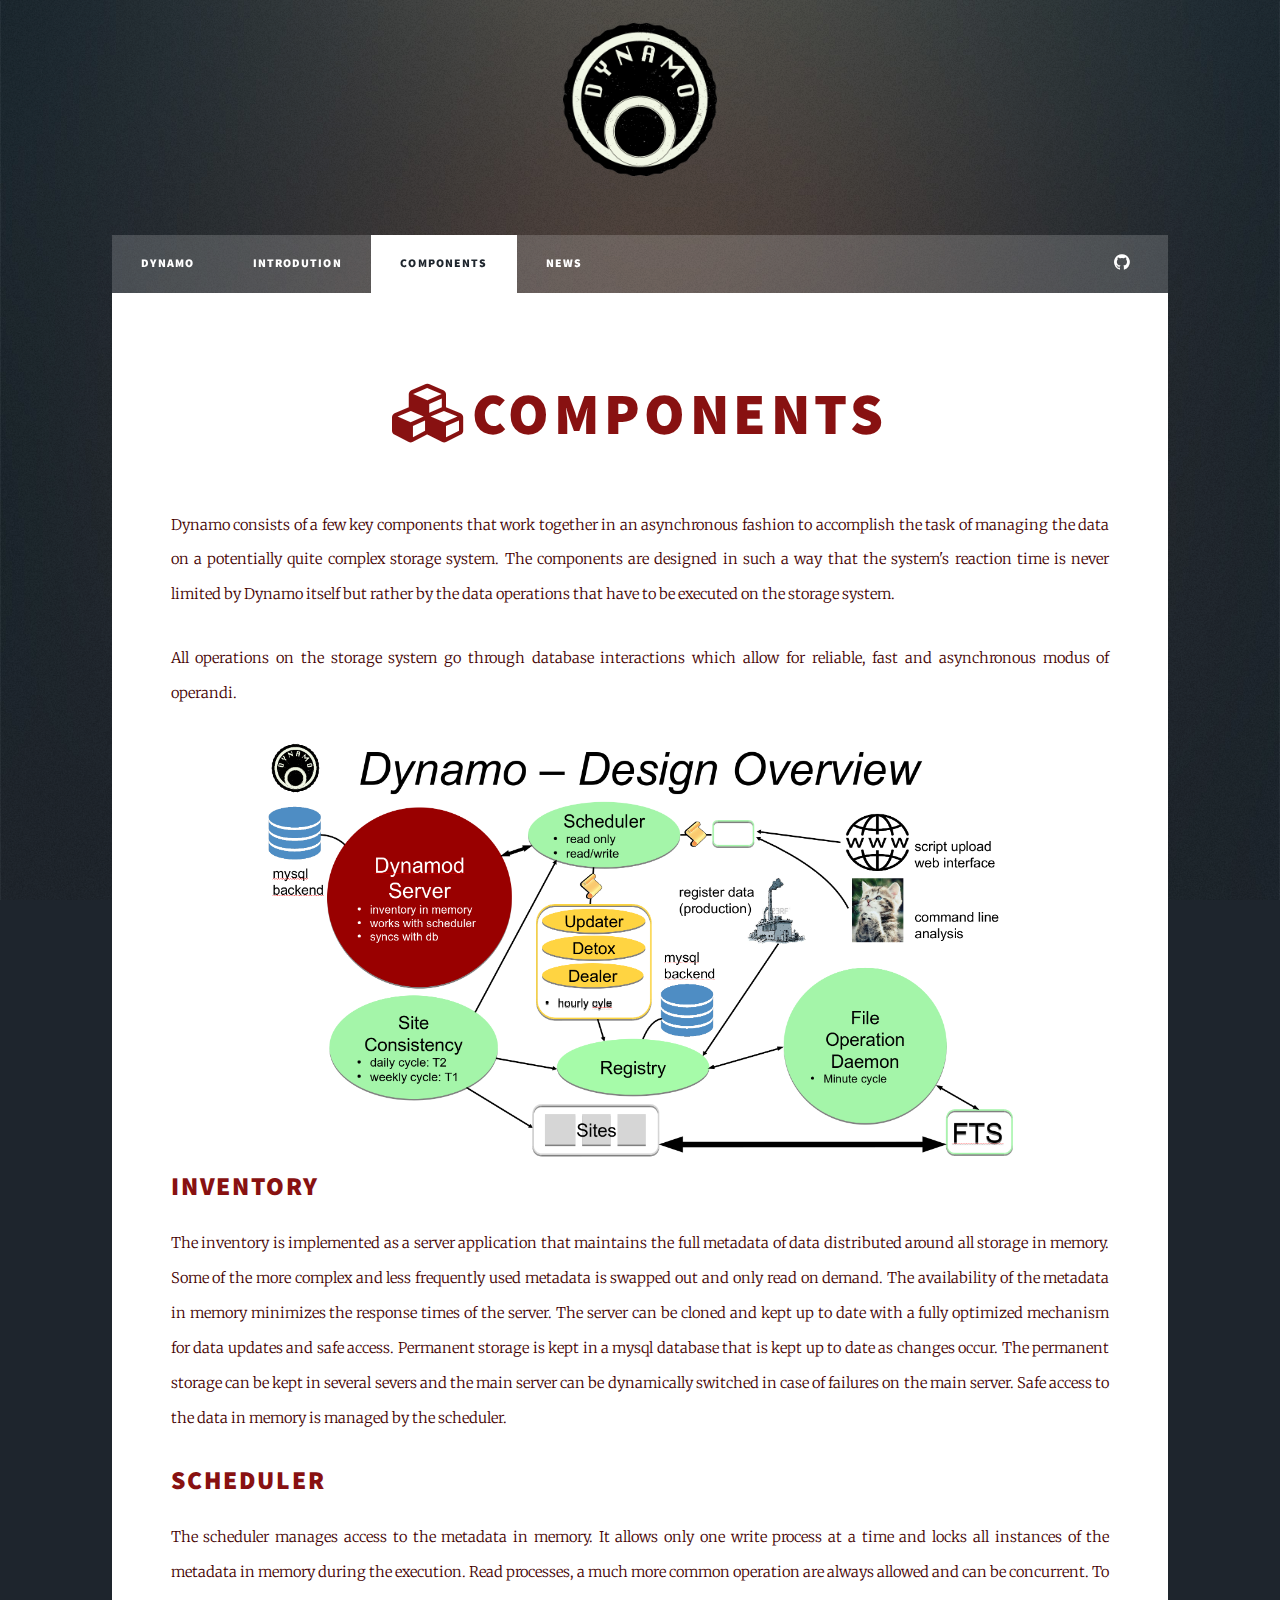
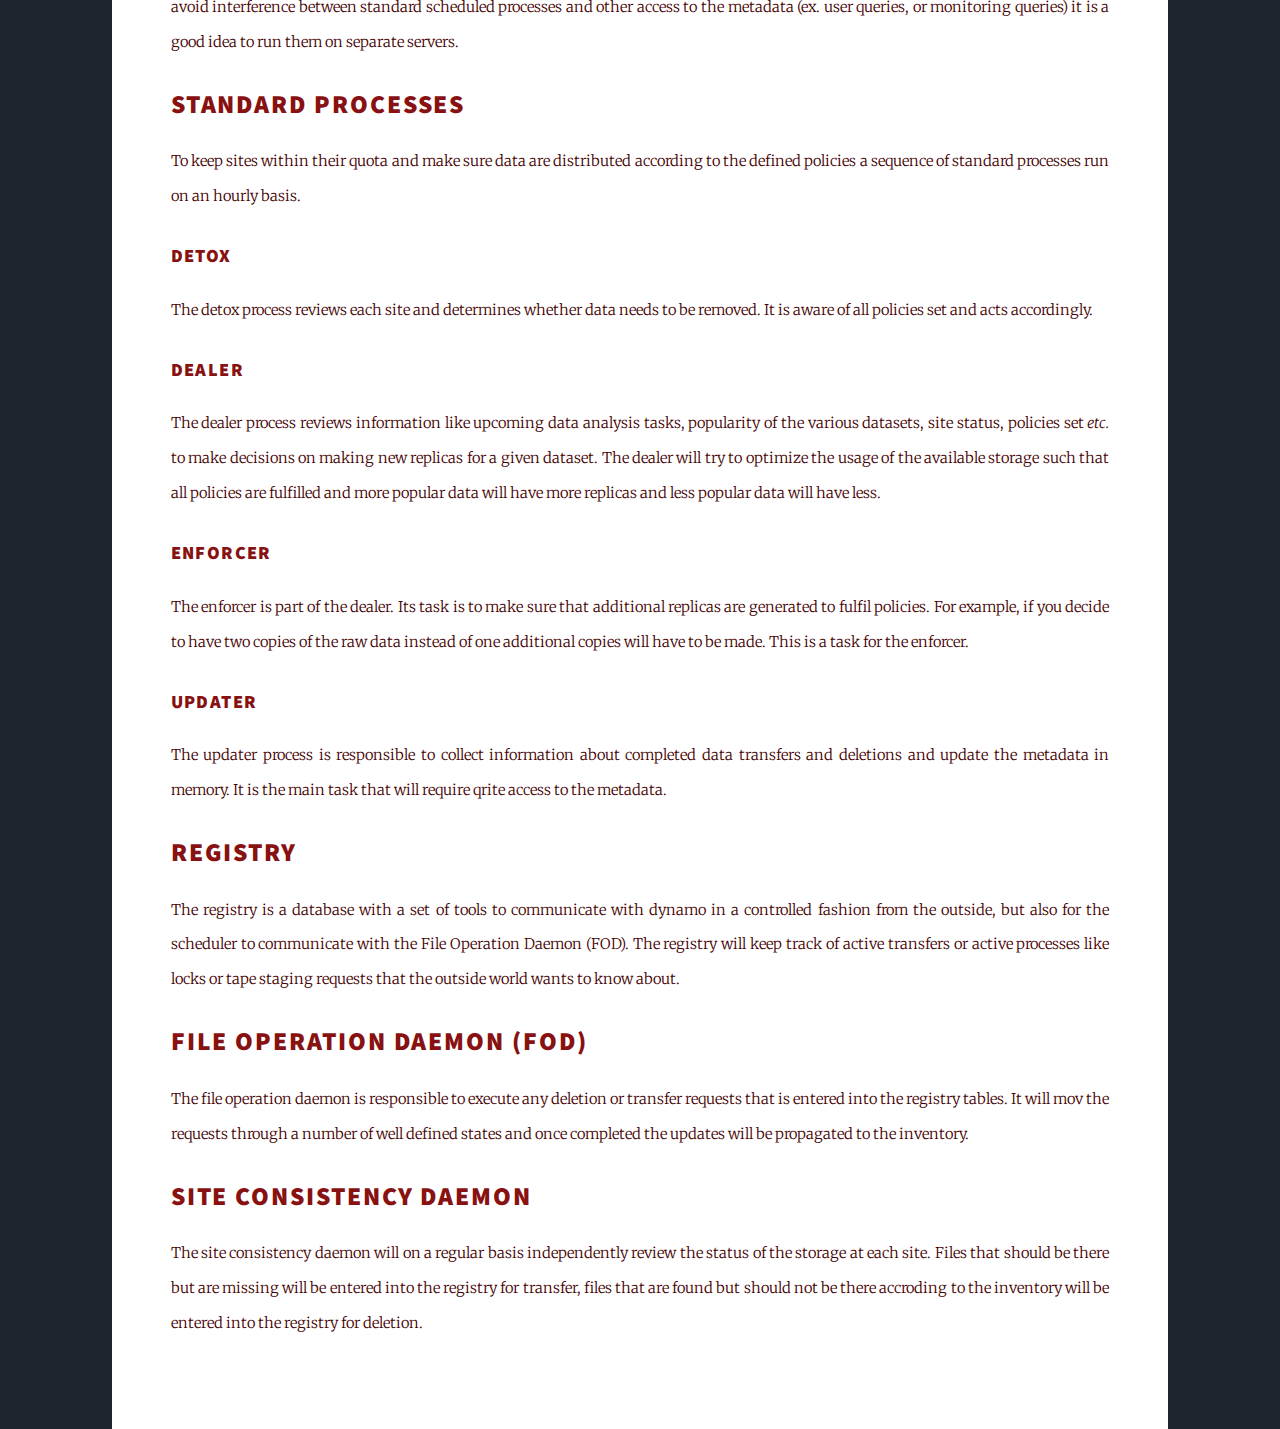
<file: components.html>
<!DOCTYPE HTML>
<html>
  <!-- Scripts -->
  <script src="assets/js/jquery.min.js"></script>
  <script src="assets/js/jquery.scrollex.min.js"></script>
  <script src="assets/js/jquery.scrolly.min.js"></script>
  <script src="assets/js/skel.min.js"></script>
  <script src="assets/js/util.js"></script>
  <script src="assets/js/main.js"></script>
  <head>
    <title>Components</title>
    <meta charset="utf-8" />
    <meta name="viewport" content="width=device-width, initial-scale=1, user-scalable=no" />
    <link rel="stylesheet" href="assets/css/main.css" />
    <noscript><link rel="stylesheet" href="assets/css/noscript.css" /></noscript>
  </head>
  <body class="is-loading">
    
    <!-- Wrapper -->
    <div id="wrapper">
      
      <!-- Header -->
      <header id="header">
	<img id="logoImg" src="images/dynamo.jpg" width="12%"/>
	<!-- <a href="index.html" class="logo">Dynamo</a> -->
      </header>
      
      <!-- Nav -->
      <nav id="nav">
	<ul class="links">
	  <li><a href="index.html">Dynamo</a></li>
	  <li><a href="introduction.html">Introdution</a></li>
	  <li class="active"><a href="components.html">Components</a></li>
	  <li><a href="news.html">News</a></li>
	</ul>
	<ul class="icons">
	  <li><a href="#" class="icon fa-github"><span class="label">GitHub</span></a></li>
	</ul>
      </nav>
      
      <!-- Main -->
      <div id="main">
	
	<!-- Post -->
	<section class="post">
	  <header class="major">
	    <h1 class="icon fa-cubes">Components</h1>
	  </header>
	  
	  <!-- Text stuff -->
	  <p>Dynamo consists of a few key components that work together in an asynchronous fashion to accomplish the task of managing the data on a potentially quite complex storage system. The components are designed in such a way that the system's reaction time is never limited by Dynamo itself but rather by the data operations that have to be executed on the storage system.</p>
	  <p>All operations on the storage system go through database interactions which allow for reliable, fast and asynchronous modus of operandi.</p>
	  
	  <center>
	    <a href="#" class="image"><img src="images/dynamo-design.png" width="80%" alt="" /></a>
	  </center>

	  <h2>Inventory</h2>
	  <p>The inventory is implemented as a server application that maintains the full metadata of data distributed around all storage in memory. Some of the more complex and less frequently used metadata is swapped out and only read on demand. The availability of the metadata in memory minimizes the response times of the server. The server can be cloned and kept up to date with a fully optimized mechanism for data updates and safe access. Permanent storage is kept in a mysql database that is kept up to date as changes occur. The permanent storage can be kept in several severs and the main server can be dynamically switched in case of failures on the main server. Safe access to the data in memory is managed by the scheduler.</p>
	  <h2>Scheduler</h2>
	  <p> The scheduler manages access to the metadata in memory. It allows only one write process at a time and locks all instances of the metadata in memory during the execution. Read processes, a much more common operation are always allowed and can be concurrent. To avoid interference between standard scheduled processes and other access to the metadata (ex. user queries, or monitoring queries) it is a good idea to run them on separate servers.</p>
	  <h2>Standard Processes</h2>
	  <p>To keep sites within their quota and make sure data are distributed according to the defined policies a sequence of standard processes run on an hourly basis.</p>
	  <h3>Detox</h3>
	  <p>The detox process reviews each site and determines whether data needs to be removed. It is aware of all policies set and acts accordingly.</p>
	  <h3>Dealer</h3>
	  <p>The dealer process reviews information like upcoming data analysis tasks, popularity of the various datasets, site status, policies set <em>etc.</em> to make decisions on making new replicas for a given dataset. The dealer will try to optimize the usage of the available storage such that all policies are fulfilled and more popular data will have more replicas and less popular data will have less.</p>
	  <h3>Enforcer</h3>
	  <p>The enforcer is part of the dealer. Its task is to make sure that additional replicas are generated to fulfil policies. For example, if you decide to have two copies of the raw data instead of one additional copies will have to be made. This is a task for the enforcer.</p>
	  <h3>Updater</h3>
	  <p>The updater process is responsible to collect information about completed data transfers and deletions and update the metadata in memory. It is the main task that will require qrite access to the metadata.</p>
	  <h2>Registry</h2>
	  <p>The registry is a database with a set of tools to communicate with dynamo in a controlled fashion from the outside, but also for the scheduler to communicate with the File Operation Daemon (FOD). The registry will keep track of active transfers or active processes like locks or tape staging requests that the outside world wants to know about.</p>
	  <h2>File Operation Daemon (FOD)</h2>
	  <p>The file operation daemon is responsible to execute any deletion or transfer requests that is entered into the registry tables. It will mov the requests through a number of well defined states and once completed the updates will be propagated to the inventory.</p>
	  <h2>Site Consistency Daemon</h2>
	  <p>The site consistency daemon will on a regular basis independently review the status of the storage at each site. Files that should be there but are missing will be entered into the registry for transfer, files that are found but should not be there accroding to the inventory will be entered into the registry for deletion.</p>

      </div>

    </div>
   
  </body>
</html>
</file>
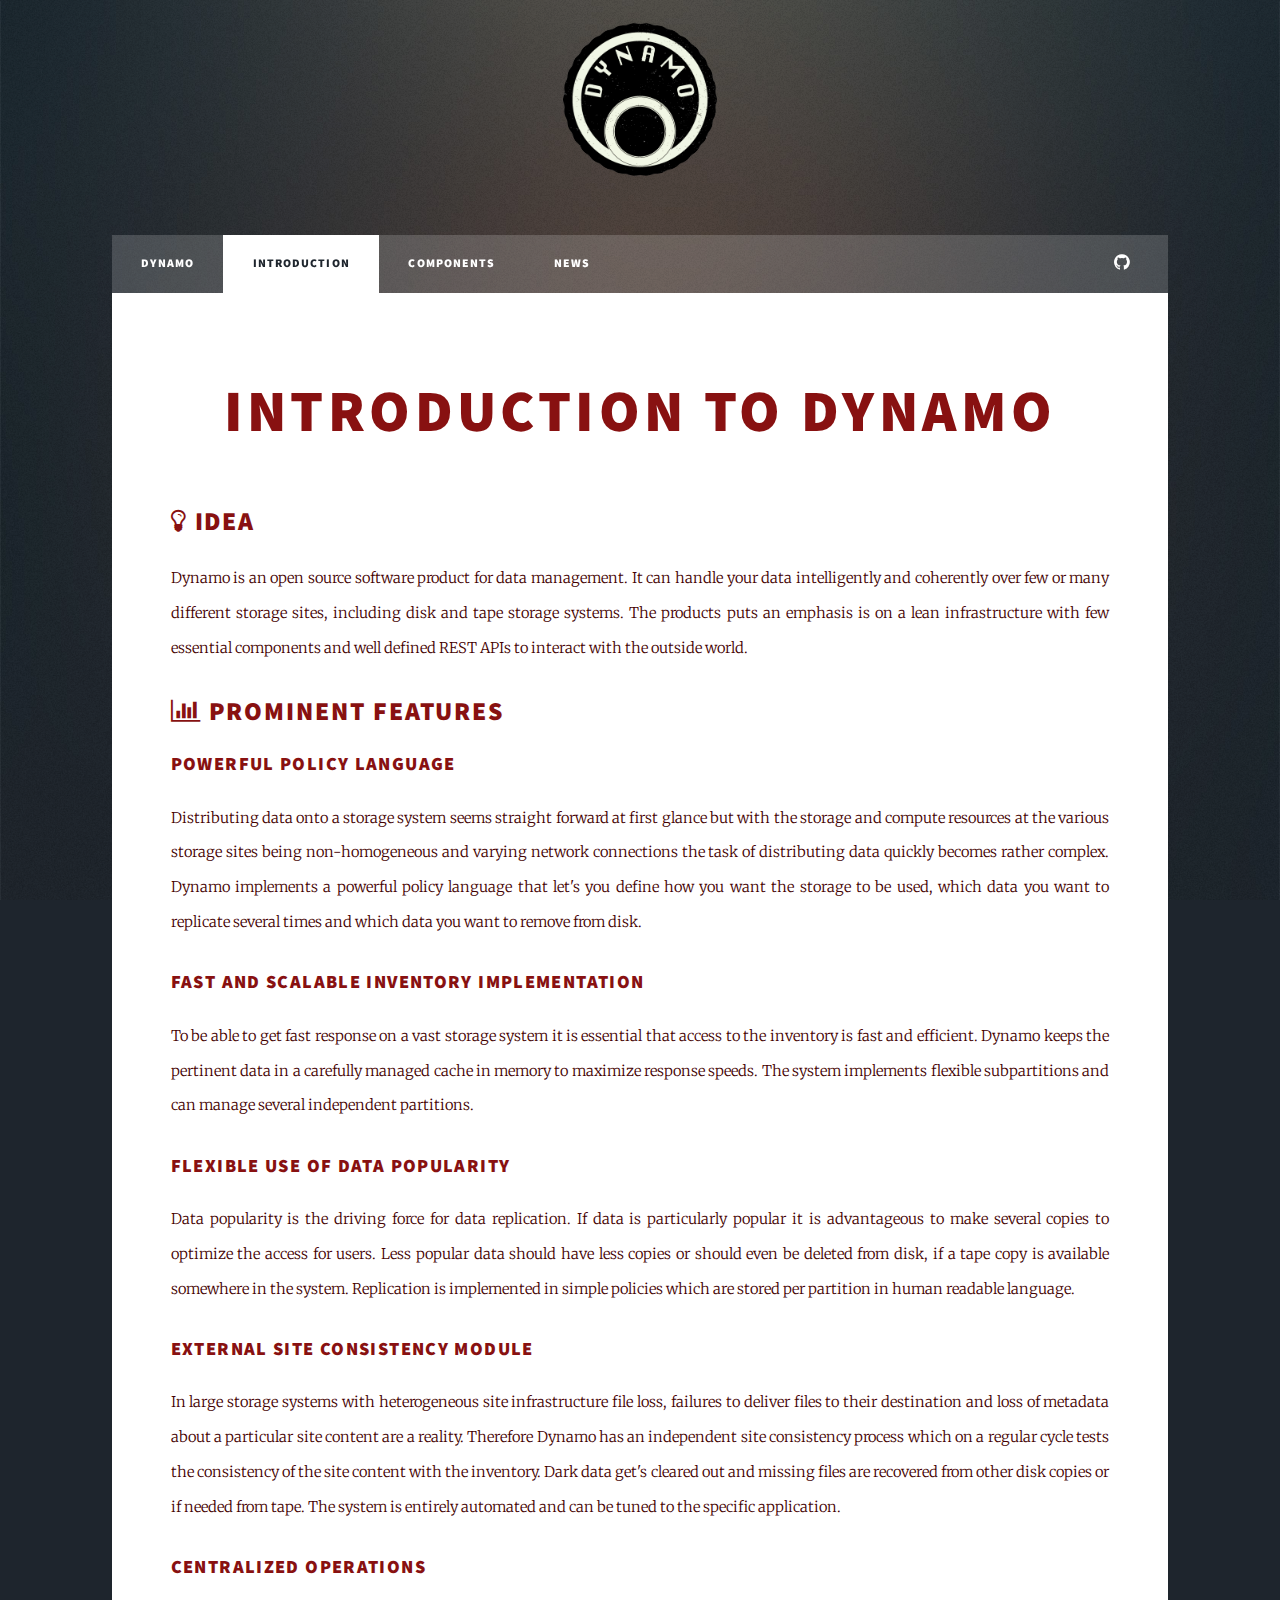
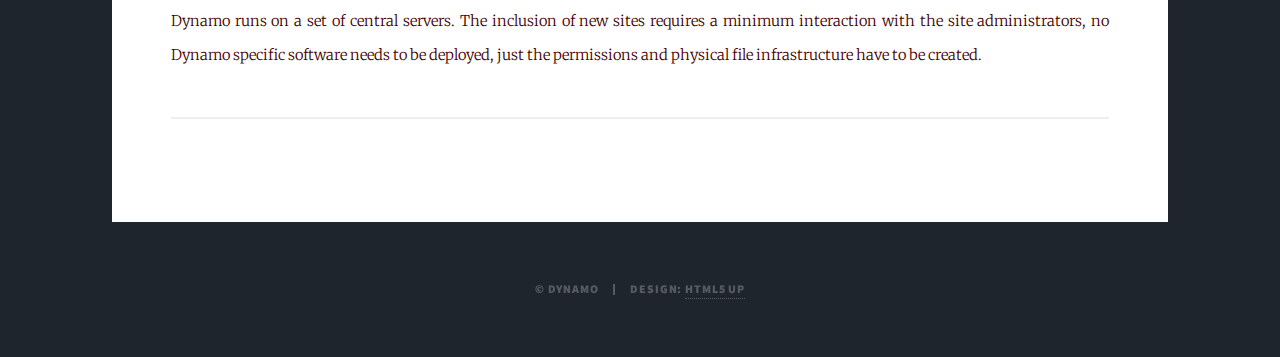
<file: introduction.html>
<!DOCTYPE HTML>
<html>
  <!-- Scripts -->
  <script src="assets/js/jquery.min.js"></script>
  <script src="assets/js/jquery.scrollex.min.js"></script>
  <script src="assets/js/jquery.scrolly.min.js"></script>
  <script src="assets/js/skel.min.js"></script>
  <script src="assets/js/util.js"></script>
  <script src="assets/js/main.js"></script>
  <style>
    img {
    border-radius: 50%;
    -webkit-transition: -webkit-transform 1.8s ease-in-out;
    transition:         transform 1.8s ease-in-out;
    }
    img:hover {
    -webkit-transform: rotate(360deg);
    transform: rotate(360deg);
    }
  </style>

  <head>
    <title>Intro</title>
    <meta charset="utf-8" />
    <meta name="viewport" content="width=device-width, initial-scale=1, user-scalable=no" />
    <link rel="stylesheet" href="assets/css/main.css" />
    <noscript><link rel="stylesheet" href="assets/css/noscript.css" /></noscript>
  </head>
  <body class="is-loading">
    
    <!-- Wrapper -->
    <div id="wrapper">
      
      <!-- Header -->
      <header id="header">
	<img id="logoImg" src="images/dynamo.jpg" width="12%"/>
	<!-- <a href="index.html"><img id="logoImg" src="images/dynamo.jpg" width="12%"/></a> -->
	<!-- <a href="index.html" class="logo">Dynamo</a> -->
      </header>
      
      <!-- Nav -->
      <nav id="nav">
	<ul class="links">
	  <li><a href="index.html">Dynamo</a></li>
	  <li class="active"><a href="introduction.html">Introduction</a></li>
	  <li><a href="components.html">Components</a></li>
	  <li><a href="news.html">News</a></li>
	</ul>
	<ul class="icons">
	  <li><a href="#" class="icon fa-github"><span class="label">GitHub</span></a></li>
	</ul>
      </nav>
      
      <!-- Main -->
      <div id="main">
	
	<!-- Post -->
	<section class="post">
	  <header class="major">
	    <h1>Introduction to Dynamo</h1>
	  </header>
	  
	  <!-- Text stuff -->
	  <h2 class="icon fa-lightbulb-o"> Idea</h2>
	  <p>Dynamo is an open source software product for data management. It can handle your data intelligently and coherently over few or many different storage sites, including disk and tape storage systems. The products puts an emphasis is on a lean infrastructure with few essential components and well defined REST APIs to interact with the outside world.</p>

	  <h2 class="icon fa-bar-chart"> Prominent Features</h2>
	  <h3 class="icon fa-"> Powerful Policy Language</h3>
	  <p>Distributing data onto a storage system seems straight forward at first glance but with the storage and compute resources at the various storage sites being non-homogeneous and varying network connections the task of distributing data quickly becomes rather complex. Dynamo implements a powerful policy language that let's you define how you want the storage to be used, which data you want to replicate several times and which data you want to remove from disk.</p>
	  <h3 class="icon fa-"> Fast and Scalable Inventory Implementation</h3>
	  <p>To be able to get fast response on a vast storage system it is essential that access to the inventory is fast and efficient. Dynamo keeps the pertinent data in a carefully managed cache in memory to maximize response speeds. The system implements flexible subpartitions and can manage several independent partitions.</p>
	  <h3 class="icon fa-"> Flexible use of Data Popularity</h3>
	  <p>Data popularity is the driving force for data replication. If data is particularly popular it is advantageous to make several copies to optimize the access for users. Less popular data should have less copies or should even be deleted from disk, if a tape copy is available somewhere in the system. Replication is implemented in simple policies which are stored per partition in human readable language.</p>
	  <h3 class="icon fa-"> External Site Consistency Module</h3>
	  <p>In large storage systems with heterogeneous site infrastructure file loss, failures to deliver files to their destination and loss of metadata about a particular site content are a reality. Therefore Dynamo has an independent site consistency process which on a regular cycle tests the consistency of the site content with the inventory. Dark data get's cleared out and missing files are recovered from other disk copies or if needed from tape. The system is entirely automated and can be tuned to the specific application.</p>
	  <h3 class="icon fa-"> Centralized Operations</h3>
	  <p>Dynamo runs on a set of central servers. The inclusion of new sites requires a minimum interaction with the site administrators, no Dynamo specific software needs to be deployed, just the permissions and physical file infrastructure have to be created.</p>
	  
	  <hr />
	</section>
	
      </div>
      
      <!-- Footer -->
      <footer id="footer">
      </footer>
      
      <!-- Copyright -->
      <div id="copyright">
	<ul><li>&copy; Dynamo</li><li>Design: <a href="https://html5up.net">HTML5 UP</a></li></ul>
      </div>
      
    </div>
    
    
  </body>
</html>
</file>
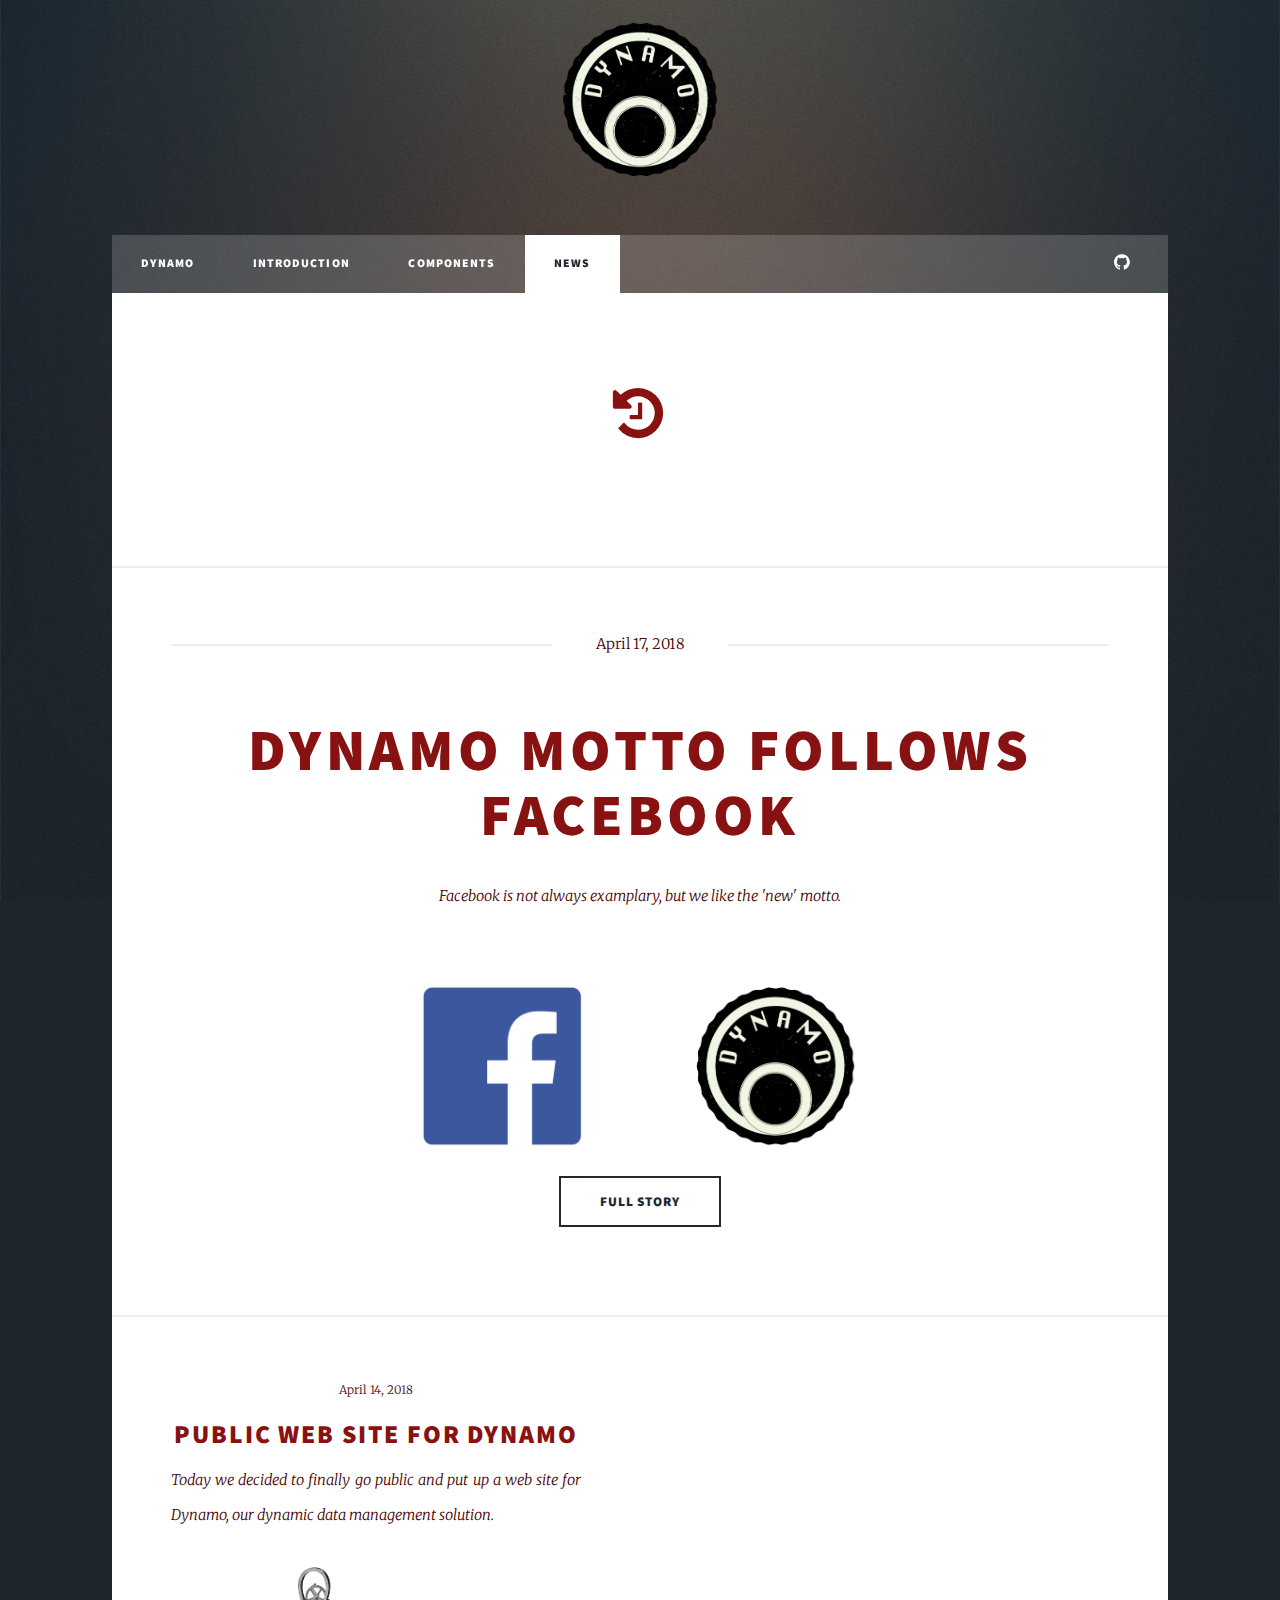
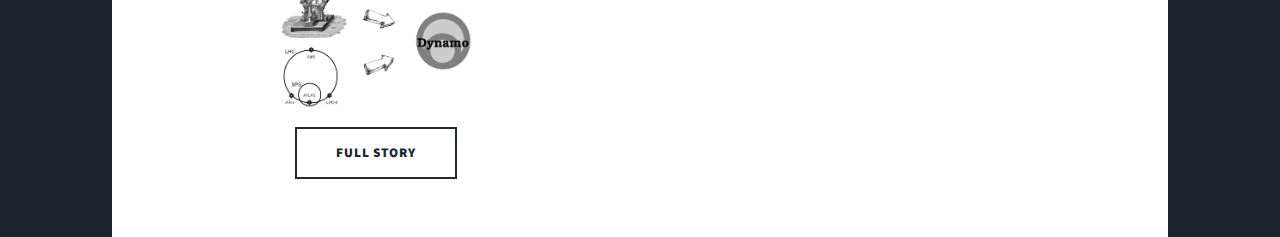
<file: news.html>
<!DOCTYPE HTML>
<html>
  <!-- Scripts -->
  <script src="assets/js/jquery.min.js"></script>
  <script src="assets/js/jquery.scrollex.min.js"></script>
  <script src="assets/js/jquery.scrolly.min.js"></script>
  <script src="assets/js/skel.min.js"></script>
  <script src="assets/js/util.js"></script>
  <script src="assets/js/main.js"></script>
  <head>
    <title>News</title>
    <meta charset="utf-8" />
    <meta name="viewport" content="width=device-width, initial-scale=1, user-scalable=no" />
    <link rel="stylesheet" href="assets/css/main.css" />
    <noscript><link rel="stylesheet" href="assets/css/noscript.css" /></noscript>
  </head>
  <body class="is-loading">
    
    <!-- Wrapper -->
    <div id="wrapper" class="fade-in">

      <!-- Header -->
      <header id="header">
	<img id="logoImg" src="images/dynamo.jpg" width="12%"/>
	<!-- <a href="index.html" class="logo">Dynamo</a> -->
      </header>
      
      <!-- Nav -->
      <nav id="nav">
	<ul class="links">
	  <li><a href="index.html">Dynamo</a></li>
	  <li><a href="introduction.html">Introduction</a></li>
	  <li><a href="components.html">Components</a></li>
	  <li class="active"><a href="news.html">News</a></li>
	</ul>
	<ul class="icons">
	  <li><a href="http://github.com/SmartDataProjects" class="icon fa-github"><span class="label">GitHub</span></a></li>
	</ul>
      </nav>
      
      <!-- Main -->
      <div id="main">
	
	<!-- Post -->
	<section class="post">
	  <header class="major">
	    <h1 class="icon fa-history"> </h1>
	  </header>
	</section>
	  
	<!-- Featured Post -->
	<article class="post featured">
	  <header class="major">
	    <span class="date">April 17, 2018</span>
	    <h2><a href="posts/180417.html">Dynamo Motto follows Facebook</a></h2>
	    <p>Facebook is not always examplary, but we like the 'new' motto. </p>
	  </header>
	  <center>
	    <a href="posts/180417.html" class="image"><img align="center" src="images/dynamo-facebook.png" width="50%" alt="" /></a>
	  </center>
	  <ul class="actions">
	    <li><a href="posts/180417.html" class="button big">Full Story</a></li>
	  </ul>
	</article>
	
	<!-- Posts -->
	<section class="posts">
	  <article class=" featured">
	    <header>
	      <span class="date">April 14, 2018</span>
	      <h2><a href="posts/180414.html">Public Web Site for Dynamo</a></h2>
	      <p>Today we decided to finally go public and put up a web site for Dynamo, our dynamic data management solution.</p>
	    </header>
	    <center>
	      <a href="posts/180414.html" class="image"><img align="center" src="images/dynamo-logo-story.png" width="50%" alt="" /></a>
	    </center>
	    <ul class="actions">
	      <li><a href="posts/180414.html" class="button big">Full Story</a></li>
	    </ul>
	  </article>
	</section>
      </div>
    </div>
  </body>
</html>
</file>
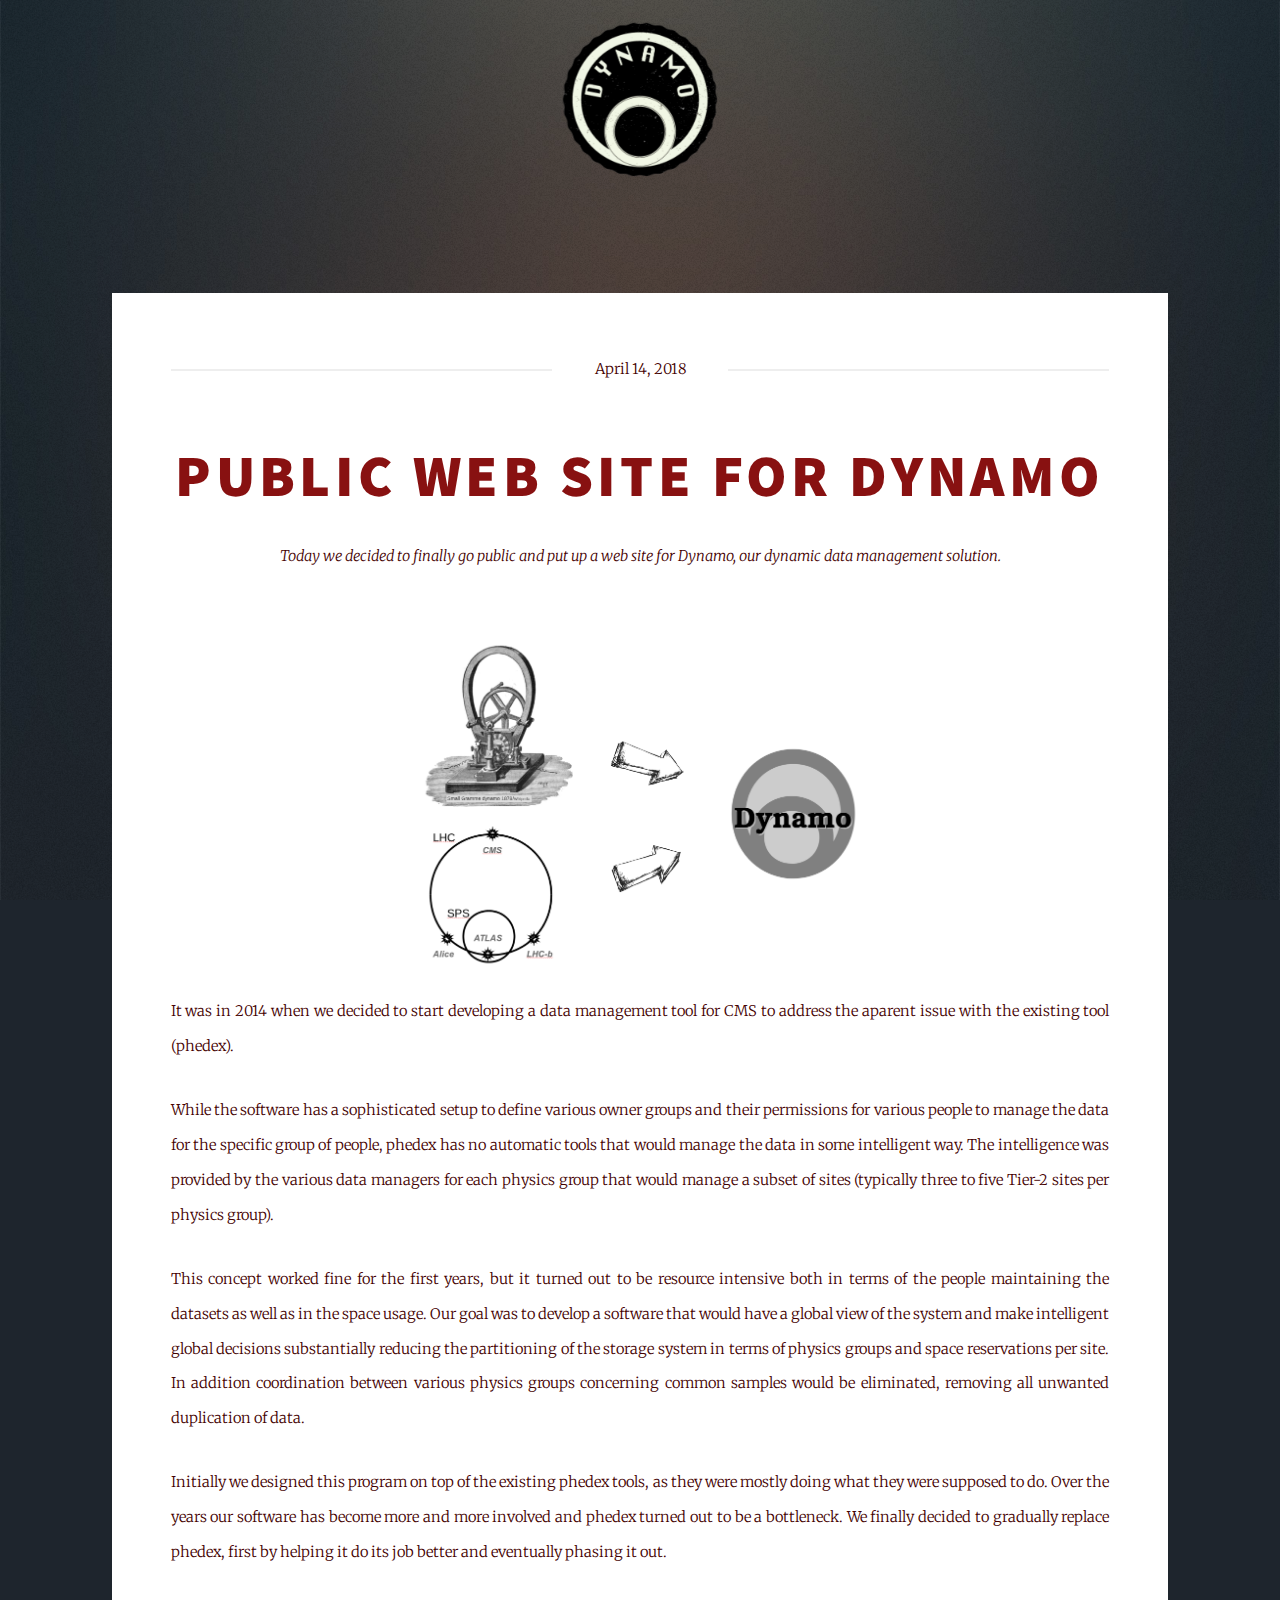
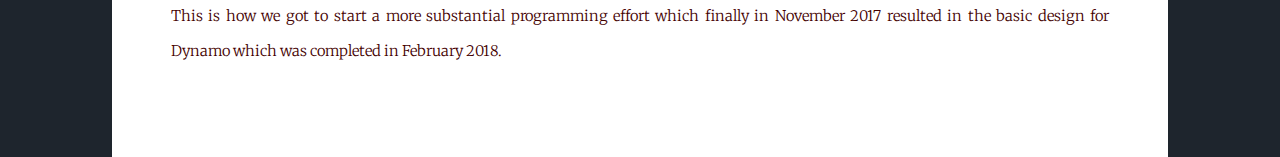
<file: posts/180414.html>
<!DOCTYPE HTML>
<html>
  <!-- Scripts -->
  <script src="../assets/js/jquery.min.js"></script>
  <script src="../assets/js/jquery.scrollex.min.js"></script>
  <script src="../assets/js/jquery.scrolly.min.js"></script>
  <script src="../assets/js/skel.min.js"></script>
  <script src="../assets/js/util.js"></script>
  <script src="../assets/js/main.js"></script>

  <head>
    <title>Dynamo [HTML5 UP]</title>
    <meta charset="utf-8" />
    <meta name="viewport" content="width=device-width, initial-scale=1, user-scalable=no" />
    <link rel="stylesheet" href="../assets/css/main.css" />
    <noscript><link rel="stylesheet" href="../assets/css/noscript.css" /></noscript>
  </head>
  <body class="is-loading">
    
    <!-- Wrapper -->
    <div id="wrapper" class="fade-in">
     
      <!-- Header -->
      <header id="header">
	<img id="logoImg" src="../images/dynamo.jpg" width="12%"/>
	<!-- <a href="index.html" class="logo">Dynamo</a> -->
      </header>

      <!-- Main -->
      <div id="main">
	
	<!-- Featured Post -->
	<article class="post featured">
	  <header class="major">
	    <span class="date">April 14, 2018</span>
	    <h2><a href="#">Public Web Site for Dynamo</a></h2>
	    <p>Today we decided to finally go public and put up a web site for Dynamo, our dynamic data management solution.</p>
	  </header>
	  <center>
	    <a href="180414.html" class="image"><img align="center" src="../images/dynamo-logo-story.png" width="50%" alt="" /></a>
	  </center>
	  <p>It was in 2014 when we decided to start developing a data management tool for CMS to address the aparent issue with the existing tool (phedex).</p>
	  <p>While the software has a sophisticated setup to define various owner groups and their permissions for various people to manage the data for the specific group of people, phedex has no automatic tools that would manage the data in some intelligent way. The intelligence was provided by the various data managers for each physics group that would manage a subset of sites (typically three to five Tier-2 sites per physics group).</p>
	  <p>This concept worked fine for the first years, but it turned out to be resource intensive both in terms of the people maintaining the datasets as well as in the space usage. Our goal was to develop a software that would have a global view of the system and make intelligent global decisions substantially reducing the partitioning of the storage system in terms of physics groups and space reservations per site. In addition coordination between various physics groups concerning common samples would be eliminated, removing all unwanted duplication of data.</p>
	  <p> Initially we designed this program on top of the existing phedex tools, as they were mostly doing what they were supposed to do. Over the years our software has become more and more involved and phedex turned out to be a bottleneck. We finally decided to gradually replace phedex, first by helping it do its job better and eventually phasing it out.</p>
	  <p> This is how we got to start a more substantial programming effort which finally in November 2017 resulted in the basic design for Dynamo which was completed in February 2018.</p>
	</article>
      </div>
    </div>
  </body>
</html>
</file>
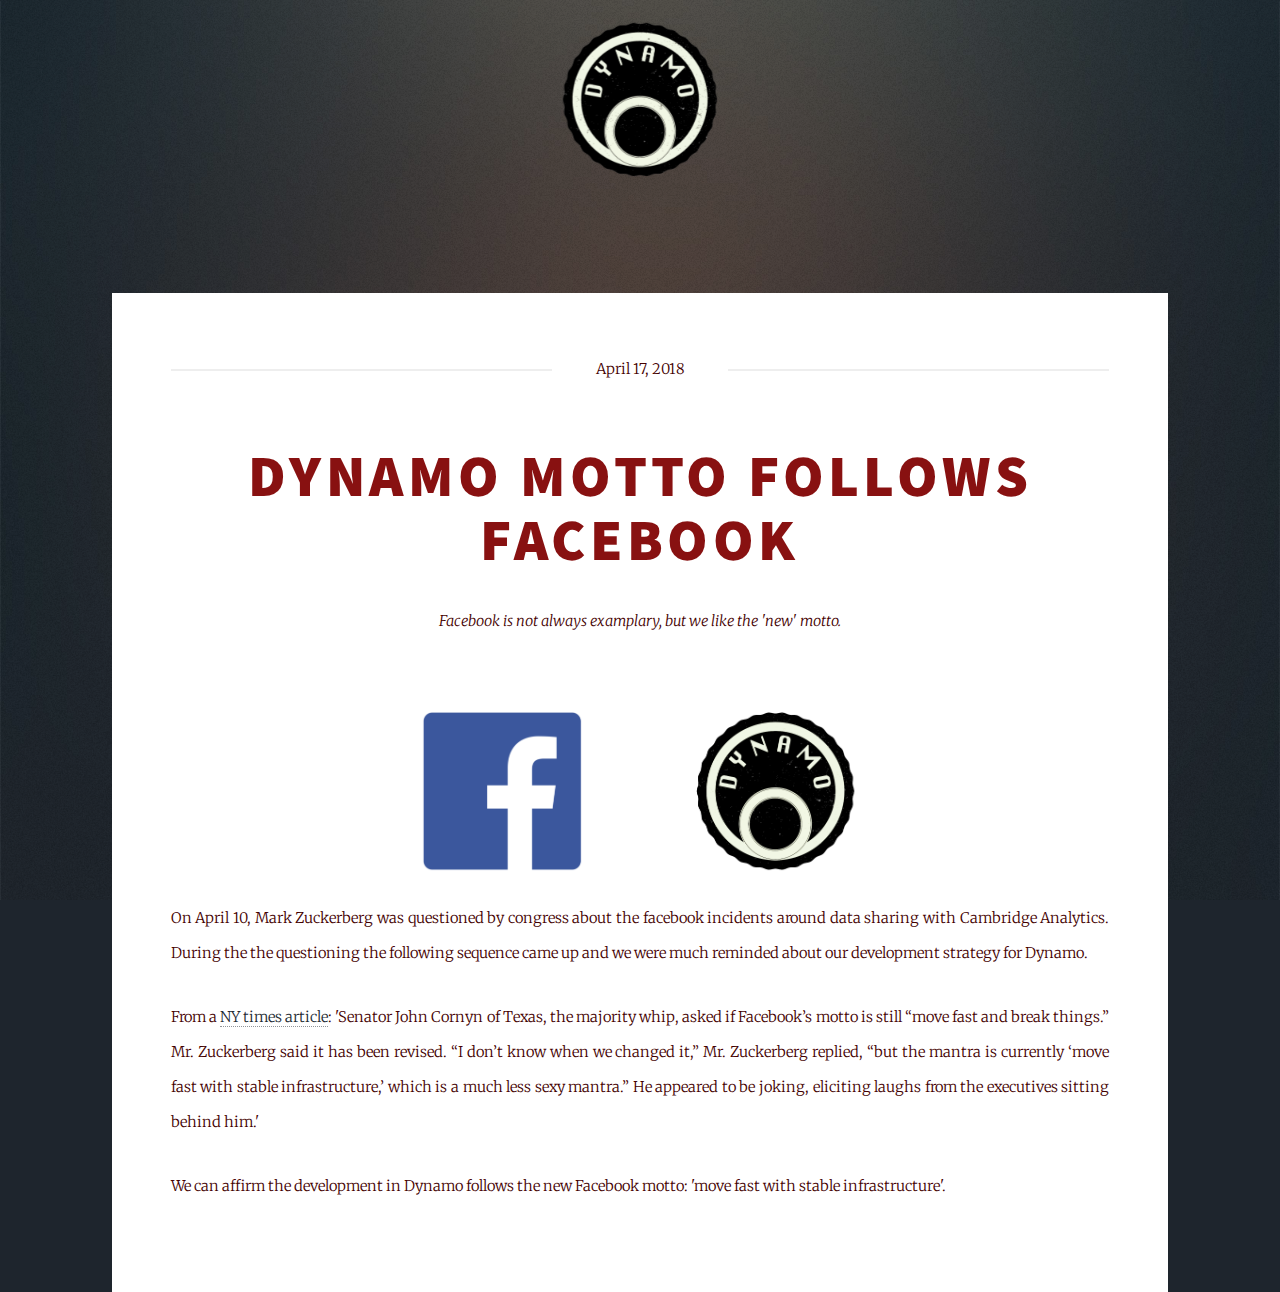
<file: posts/180417.html>
<!DOCTYPE HTML>
<html>
  <!-- Scripts -->
  <script src="../assets/js/jquery.min.js"></script>
  <script src="../assets/js/jquery.scrollex.min.js"></script>
  <script src="../assets/js/jquery.scrolly.min.js"></script>
  <script src="../assets/js/skel.min.js"></script>
  <script src="../assets/js/util.js"></script>
  <script src="../assets/js/main.js"></script>

  <head>
    <title>Dynamo [HTML5 UP]</title>
    <meta charset="utf-8" />
    <meta name="viewport" content="width=device-width, initial-scale=1, user-scalable=no" />
    <link rel="stylesheet" href="../assets/css/main.css" />
    <noscript><link rel="stylesheet" href="../assets/css/noscript.css" /></noscript>
  </head>
  <body class="is-loading">
    
    <!-- Wrapper -->
    <div id="wrapper" class="fade-in">
     
      <!-- Header -->
      <header id="header">
	<img id="logoImg" src="../images/dynamo.jpg" width="12%"/>
      </header>

      <!-- Main -->
      <div id="main">
	
	<article class="post featured">
	  <header class="major">
	    <span class="date">April 17, 2018</span>
	    <h2><a href="posts/180417.html">Dynamo Motto follows Facebook</a></h2>
	    <p>Facebook is not always examplary, but we like the 'new' motto. </p>
	  </header>
	  <center>
	    <a href="posts/180417.html" class="image"><img align="center" src="../images/dynamo-facebook.png" width="50%" alt="" /></a>
	  </center>
	  <p>On April 10, Mark Zuckerberg was questioned by congress about the facebook incidents around data sharing with Cambridge Analytics. During the the questioning the following sequence came up and we were much reminded about our development strategy for Dynamo.</p>
	  <p> From a <a href="https://www.nytimes.com/2018/04/10/us/politics/mark-zuckerberg-testimony.html">NY times article</a>: 'Senator John Cornyn of Texas, the majority whip, asked if Facebook’s motto is still “move fast and break things.” Mr. Zuckerberg said it has been revised. “I don’t know when we changed it,” Mr. Zuckerberg replied, “but the mantra is currently ‘move fast with stable infrastructure,’ which is a much less sexy mantra.” He appeared to be joking, eliciting laughs from the executives sitting behind him.'</p>
	  <p>We can affirm the development in Dynamo follows the new Facebook motto: 'move fast with stable infrastructure'.</p>
	</article>
      </div>
    </div>
  </body>
</html>
</file>
<file: assets/css/main.css>
@import url(font-awesome.min.css);
@import url("https://fonts.googleapis.com/css?family=Merriweather:300,700,300italic,700italic|Source+Sans+Pro:900");

/*
	Massively by HTML5 UP
	html5up.net | @ajlkn
	Free for personal and commercial use under the CCA 3.0 license (html5up.net/license)
*/

/* Reset */

	html, body, div, span, applet, object, iframe, h1, h2, h3, h4, h5, h6, p, blockquote, pre, a, abbr, acronym, address, big, cite, code, del, dfn, em, img, ins, kbd, q, s, samp, small, strike, strong, sub, sup, tt, var, b, u, i, center, dl, dt, dd, ol, ul, li, fieldset, form, label, legend, table, caption, tbody, tfoot, thead, tr, th, td, article, aside, canvas, details, embed, figure, figcaption, footer, header, hgroup, menu, nav, output, ruby, section, summary, time, mark, audio, video {
		margin: 0;
		padding: 0;
		border: 0;
		font-size: 100%;
		font: inherit;
		vertical-align: baseline;
	}

	article, aside, details, figcaption, figure, footer, header, hgroup, menu, nav, section {
		display: block;
	}

	body {
		line-height: 1;
	}

	ol, ul {
		list-style: none;
	}

	blockquote, q {
		quotes: none;
	}

	blockquote:before, blockquote:after, q:before, q:after {
		content: '';
		content: none;
	}

	table {
		border-collapse: collapse;
		border-spacing: 0;
	}

	body {
		-webkit-text-size-adjust: none;
	}

/* Box Model */

	*, *:before, *:after {
		-moz-box-sizing: border-box;
		-webkit-box-sizing: border-box;
		box-sizing: border-box;
	}

/* Grid */

	.row {
		border-bottom: solid 1px transparent;
		-moz-box-sizing: border-box;
		-webkit-box-sizing: border-box;
		box-sizing: border-box;
	}

	.row > * {
		float: left;
		-moz-box-sizing: border-box;
		-webkit-box-sizing: border-box;
		box-sizing: border-box;
	}

	.row:after, .row:before {
		content: '';
		display: block;
		clear: both;
		height: 0;
	}

	.row.uniform > * > :first-child {
		margin-top: 0;
	}

	.row.uniform > * > :last-child {
		margin-bottom: 0;
	}

	.row.\30 \25 > * {
		padding: 0 0 0 0rem;
	}

	.row.\30 \25 {
		margin: 0 0 -1px 0rem;
	}

	.row.uniform.\30 \25 > * {
		padding: 0rem 0 0 0rem;
	}

	.row.uniform.\30 \25 {
		margin: 0rem 0 -1px 0rem;
	}

	.row > * {
		padding: 0 0 0 1.5rem;
	}

	.row {
		margin: 0 0 -1px -1.5rem;
	}

	.row.uniform > * {
		padding: 1.5rem 0 0 1.5rem;
	}

	.row.uniform {
		margin: -1.5rem 0 -1px -1.5rem;
	}

	.row.\32 00\25 > * {
		padding: 0 0 0 3rem;
	}

	.row.\32 00\25 {
		margin: 0 0 -1px -3rem;
	}

	.row.uniform.\32 00\25 > * {
		padding: 3rem 0 0 3rem;
	}

	.row.uniform.\32 00\25 {
		margin: -3rem 0 -1px -3rem;
	}

	.row.\31 50\25 > * {
		padding: 0 0 0 2.25rem;
	}

	.row.\31 50\25 {
		margin: 0 0 -1px -2.25rem;
	}

	.row.uniform.\31 50\25 > * {
		padding: 2.25rem 0 0 2.25rem;
	}

	.row.uniform.\31 50\25 {
		margin: -2.25rem 0 -1px -2.25rem;
	}

	.row.\35 0\25 > * {
		padding: 0 0 0 0.75rem;
	}

	.row.\35 0\25 {
		margin: 0 0 -1px -0.75rem;
	}

	.row.uniform.\35 0\25 > * {
		padding: 0.75rem 0 0 0.75rem;
	}

	.row.uniform.\35 0\25 {
		margin: -0.75rem 0 -1px -0.75rem;
	}

	.row.\32 5\25 > * {
		padding: 0 0 0 0.375rem;
	}

	.row.\32 5\25 {
		margin: 0 0 -1px -0.375rem;
	}

	.row.uniform.\32 5\25 > * {
		padding: 0.375rem 0 0 0.375rem;
	}

	.row.uniform.\32 5\25 {
		margin: -0.375rem 0 -1px -0.375rem;
	}

	.\31 2u, .\31 2u\24 {
		width: 100%;
		clear: none;
		margin-left: 0;
	}

	.\31 1u, .\31 1u\24 {
		width: 91.6666666667%;
		clear: none;
		margin-left: 0;
	}

	.\31 0u, .\31 0u\24 {
		width: 83.3333333333%;
		clear: none;
		margin-left: 0;
	}

	.\39 u, .\39 u\24 {
		width: 75%;
		clear: none;
		margin-left: 0;
	}

	.\38 u, .\38 u\24 {
		width: 66.6666666667%;
		clear: none;
		margin-left: 0;
	}

	.\37 u, .\37 u\24 {
		width: 58.3333333333%;
		clear: none;
		margin-left: 0;
	}

	.\36 u, .\36 u\24 {
		width: 50%;
		clear: none;
		margin-left: 0;
	}

	.\35 u, .\35 u\24 {
		width: 41.6666666667%;
		clear: none;
		margin-left: 0;
	}

	.\34 u, .\34 u\24 {
		width: 33.3333333333%;
		clear: none;
		margin-left: 0;
	}

	.\33 u, .\33 u\24 {
		width: 25%;
		clear: none;
		margin-left: 0;
	}

	.\32 u, .\32 u\24 {
		width: 16.6666666667%;
		clear: none;
		margin-left: 0;
	}

	.\31 u, .\31 u\24 {
		width: 8.3333333333%;
		clear: none;
		margin-left: 0;
	}

	.\31 2u\24 + *,
	.\31 1u\24 + *,
	.\31 0u\24 + *,
	.\39 u\24 + *,
	.\38 u\24 + *,
	.\37 u\24 + *,
	.\36 u\24 + *,
	.\35 u\24 + *,
	.\34 u\24 + *,
	.\33 u\24 + *,
	.\32 u\24 + *,
	.\31 u\24 + * {
		clear: left;
	}

	.\-11u {
		margin-left: 91.66667%;
	}

	.\-10u {
		margin-left: 83.33333%;
	}

	.\-9u {
		margin-left: 75%;
	}

	.\-8u {
		margin-left: 66.66667%;
	}

	.\-7u {
		margin-left: 58.33333%;
	}

	.\-6u {
		margin-left: 50%;
	}

	.\-5u {
		margin-left: 41.66667%;
	}

	.\-4u {
		margin-left: 33.33333%;
	}

	.\-3u {
		margin-left: 25%;
	}

	.\-2u {
		margin-left: 16.66667%;
	}

	.\-1u {
		margin-left: 8.33333%;
	}

	@media screen and (max-width: 1680px) {

		.row > * {
			padding: 0 0 0 1.5rem;
		}

		.row {
			margin: 0 0 -1px -1.5rem;
		}

		.row.uniform > * {
			padding: 1.5rem 0 0 1.5rem;
		}

		.row.uniform {
			margin: -1.5rem 0 -1px -1.5rem;
		}

		.row.\32 00\25 > * {
			padding: 0 0 0 3rem;
		}

		.row.\32 00\25 {
			margin: 0 0 -1px -3rem;
		}

		.row.uniform.\32 00\25 > * {
			padding: 3rem 0 0 3rem;
		}

		.row.uniform.\32 00\25 {
			margin: -3rem 0 -1px -3rem;
		}

		.row.\31 50\25 > * {
			padding: 0 0 0 2.25rem;
		}

		.row.\31 50\25 {
			margin: 0 0 -1px -2.25rem;
		}

		.row.uniform.\31 50\25 > * {
			padding: 2.25rem 0 0 2.25rem;
		}

		.row.uniform.\31 50\25 {
			margin: -2.25rem 0 -1px -2.25rem;
		}

		.row.\35 0\25 > * {
			padding: 0 0 0 0.75rem;
		}

		.row.\35 0\25 {
			margin: 0 0 -1px -0.75rem;
		}

		.row.uniform.\35 0\25 > * {
			padding: 0.75rem 0 0 0.75rem;
		}

		.row.uniform.\35 0\25 {
			margin: -0.75rem 0 -1px -0.75rem;
		}

		.row.\32 5\25 > * {
			padding: 0 0 0 0.375rem;
		}

		.row.\32 5\25 {
			margin: 0 0 -1px -0.375rem;
		}

		.row.uniform.\32 5\25 > * {
			padding: 0.375rem 0 0 0.375rem;
		}

		.row.uniform.\32 5\25 {
			margin: -0.375rem 0 -1px -0.375rem;
		}

		.\31 2u\28xlarge\29, .\31 2u\24\28xlarge\29 {
			width: 100%;
			clear: none;
			margin-left: 0;
		}

		.\31 1u\28xlarge\29, .\31 1u\24\28xlarge\29 {
			width: 91.6666666667%;
			clear: none;
			margin-left: 0;
		}

		.\31 0u\28xlarge\29, .\31 0u\24\28xlarge\29 {
			width: 83.3333333333%;
			clear: none;
			margin-left: 0;
		}

		.\39 u\28xlarge\29, .\39 u\24\28xlarge\29 {
			width: 75%;
			clear: none;
			margin-left: 0;
		}

		.\38 u\28xlarge\29, .\38 u\24\28xlarge\29 {
			width: 66.6666666667%;
			clear: none;
			margin-left: 0;
		}

		.\37 u\28xlarge\29, .\37 u\24\28xlarge\29 {
			width: 58.3333333333%;
			clear: none;
			margin-left: 0;
		}

		.\36 u\28xlarge\29, .\36 u\24\28xlarge\29 {
			width: 50%;
			clear: none;
			margin-left: 0;
		}

		.\35 u\28xlarge\29, .\35 u\24\28xlarge\29 {
			width: 41.6666666667%;
			clear: none;
			margin-left: 0;
		}

		.\34 u\28xlarge\29, .\34 u\24\28xlarge\29 {
			width: 33.3333333333%;
			clear: none;
			margin-left: 0;
		}

		.\33 u\28xlarge\29, .\33 u\24\28xlarge\29 {
			width: 25%;
			clear: none;
			margin-left: 0;
		}

		.\32 u\28xlarge\29, .\32 u\24\28xlarge\29 {
			width: 16.6666666667%;
			clear: none;
			margin-left: 0;
		}

		.\31 u\28xlarge\29, .\31 u\24\28xlarge\29 {
			width: 8.3333333333%;
			clear: none;
			margin-left: 0;
		}

		.\31 2u\24\28xlarge\29 + *,
		.\31 1u\24\28xlarge\29 + *,
		.\31 0u\24\28xlarge\29 + *,
		.\39 u\24\28xlarge\29 + *,
		.\38 u\24\28xlarge\29 + *,
		.\37 u\24\28xlarge\29 + *,
		.\36 u\24\28xlarge\29 + *,
		.\35 u\24\28xlarge\29 + *,
		.\34 u\24\28xlarge\29 + *,
		.\33 u\24\28xlarge\29 + *,
		.\32 u\24\28xlarge\29 + *,
		.\31 u\24\28xlarge\29 + * {
			clear: left;
		}

		.\-11u\28xlarge\29 {
			margin-left: 91.66667%;
		}

		.\-10u\28xlarge\29 {
			margin-left: 83.33333%;
		}

		.\-9u\28xlarge\29 {
			margin-left: 75%;
		}

		.\-8u\28xlarge\29 {
			margin-left: 66.66667%;
		}

		.\-7u\28xlarge\29 {
			margin-left: 58.33333%;
		}

		.\-6u\28xlarge\29 {
			margin-left: 50%;
		}

		.\-5u\28xlarge\29 {
			margin-left: 41.66667%;
		}

		.\-4u\28xlarge\29 {
			margin-left: 33.33333%;
		}

		.\-3u\28xlarge\29 {
			margin-left: 25%;
		}

		.\-2u\28xlarge\29 {
			margin-left: 16.66667%;
		}

		.\-1u\28xlarge\29 {
			margin-left: 8.33333%;
		}

	}

	@media screen and (max-width: 1280px) {

		.row > * {
			padding: 0 0 0 1.5rem;
		}

		.row {
			margin: 0 0 -1px -1.5rem;
		}

		.row.uniform > * {
			padding: 1.5rem 0 0 1.5rem;
		}

		.row.uniform {
			margin: -1.5rem 0 -1px -1.5rem;
		}

		.row.\32 00\25 > * {
			padding: 0 0 0 3rem;
		}

		.row.\32 00\25 {
			margin: 0 0 -1px -3rem;
		}

		.row.uniform.\32 00\25 > * {
			padding: 3rem 0 0 3rem;
		}

		.row.uniform.\32 00\25 {
			margin: -3rem 0 -1px -3rem;
		}

		.row.\31 50\25 > * {
			padding: 0 0 0 2.25rem;
		}

		.row.\31 50\25 {
			margin: 0 0 -1px -2.25rem;
		}

		.row.uniform.\31 50\25 > * {
			padding: 2.25rem 0 0 2.25rem;
		}

		.row.uniform.\31 50\25 {
			margin: -2.25rem 0 -1px -2.25rem;
		}

		.row.\35 0\25 > * {
			padding: 0 0 0 0.75rem;
		}

		.row.\35 0\25 {
			margin: 0 0 -1px -0.75rem;
		}

		.row.uniform.\35 0\25 > * {
			padding: 0.75rem 0 0 0.75rem;
		}

		.row.uniform.\35 0\25 {
			margin: -0.75rem 0 -1px -0.75rem;
		}

		.row.\32 5\25 > * {
			padding: 0 0 0 0.375rem;
		}

		.row.\32 5\25 {
			margin: 0 0 -1px -0.375rem;
		}

		.row.uniform.\32 5\25 > * {
			padding: 0.375rem 0 0 0.375rem;
		}

		.row.uniform.\32 5\25 {
			margin: -0.375rem 0 -1px -0.375rem;
		}

		.\31 2u\28large\29, .\31 2u\24\28large\29 {
			width: 100%;
			clear: none;
			margin-left: 0;
		}

		.\31 1u\28large\29, .\31 1u\24\28large\29 {
			width: 91.6666666667%;
			clear: none;
			margin-left: 0;
		}

		.\31 0u\28large\29, .\31 0u\24\28large\29 {
			width: 83.3333333333%;
			clear: none;
			margin-left: 0;
		}

		.\39 u\28large\29, .\39 u\24\28large\29 {
			width: 75%;
			clear: none;
			margin-left: 0;
		}

		.\38 u\28large\29, .\38 u\24\28large\29 {
			width: 66.6666666667%;
			clear: none;
			margin-left: 0;
		}

		.\37 u\28large\29, .\37 u\24\28large\29 {
			width: 58.3333333333%;
			clear: none;
			margin-left: 0;
		}

		.\36 u\28large\29, .\36 u\24\28large\29 {
			width: 50%;
			clear: none;
			margin-left: 0;
		}

		.\35 u\28large\29, .\35 u\24\28large\29 {
			width: 41.6666666667%;
			clear: none;
			margin-left: 0;
		}

		.\34 u\28large\29, .\34 u\24\28large\29 {
			width: 33.3333333333%;
			clear: none;
			margin-left: 0;
		}

		.\33 u\28large\29, .\33 u\24\28large\29 {
			width: 25%;
			clear: none;
			margin-left: 0;
		}

		.\32 u\28large\29, .\32 u\24\28large\29 {
			width: 16.6666666667%;
			clear: none;
			margin-left: 0;
		}

		.\31 u\28large\29, .\31 u\24\28large\29 {
			width: 8.3333333333%;
			clear: none;
			margin-left: 0;
		}

		.\31 2u\24\28large\29 + *,
		.\31 1u\24\28large\29 + *,
		.\31 0u\24\28large\29 + *,
		.\39 u\24\28large\29 + *,
		.\38 u\24\28large\29 + *,
		.\37 u\24\28large\29 + *,
		.\36 u\24\28large\29 + *,
		.\35 u\24\28large\29 + *,
		.\34 u\24\28large\29 + *,
		.\33 u\24\28large\29 + *,
		.\32 u\24\28large\29 + *,
		.\31 u\24\28large\29 + * {
			clear: left;
		}

		.\-11u\28large\29 {
			margin-left: 91.66667%;
		}

		.\-10u\28large\29 {
			margin-left: 83.33333%;
		}

		.\-9u\28large\29 {
			margin-left: 75%;
		}

		.\-8u\28large\29 {
			margin-left: 66.66667%;
		}

		.\-7u\28large\29 {
			margin-left: 58.33333%;
		}

		.\-6u\28large\29 {
			margin-left: 50%;
		}

		.\-5u\28large\29 {
			margin-left: 41.66667%;
		}

		.\-4u\28large\29 {
			margin-left: 33.33333%;
		}

		.\-3u\28large\29 {
			margin-left: 25%;
		}

		.\-2u\28large\29 {
			margin-left: 16.66667%;
		}

		.\-1u\28large\29 {
			margin-left: 8.33333%;
		}

	}

	@media screen and (max-width: 980px) {

		.row > * {
			padding: 0 0 0 1.5rem;
		}

		.row {
			margin: 0 0 -1px -1.5rem;
		}

		.row.uniform > * {
			padding: 1.5rem 0 0 1.5rem;
		}

		.row.uniform {
			margin: -1.5rem 0 -1px -1.5rem;
		}

		.row.\32 00\25 > * {
			padding: 0 0 0 3rem;
		}

		.row.\32 00\25 {
			margin: 0 0 -1px -3rem;
		}

		.row.uniform.\32 00\25 > * {
			padding: 3rem 0 0 3rem;
		}

		.row.uniform.\32 00\25 {
			margin: -3rem 0 -1px -3rem;
		}

		.row.\31 50\25 > * {
			padding: 0 0 0 2.25rem;
		}

		.row.\31 50\25 {
			margin: 0 0 -1px -2.25rem;
		}

		.row.uniform.\31 50\25 > * {
			padding: 2.25rem 0 0 2.25rem;
		}

		.row.uniform.\31 50\25 {
			margin: -2.25rem 0 -1px -2.25rem;
		}

		.row.\35 0\25 > * {
			padding: 0 0 0 0.75rem;
		}

		.row.\35 0\25 {
			margin: 0 0 -1px -0.75rem;
		}

		.row.uniform.\35 0\25 > * {
			padding: 0.75rem 0 0 0.75rem;
		}

		.row.uniform.\35 0\25 {
			margin: -0.75rem 0 -1px -0.75rem;
		}

		.row.\32 5\25 > * {
			padding: 0 0 0 0.375rem;
		}

		.row.\32 5\25 {
			margin: 0 0 -1px -0.375rem;
		}

		.row.uniform.\32 5\25 > * {
			padding: 0.375rem 0 0 0.375rem;
		}

		.row.uniform.\32 5\25 {
			margin: -0.375rem 0 -1px -0.375rem;
		}

		.\31 2u\28medium\29, .\31 2u\24\28medium\29 {
			width: 100%;
			clear: none;
			margin-left: 0;
		}

		.\31 1u\28medium\29, .\31 1u\24\28medium\29 {
			width: 91.6666666667%;
			clear: none;
			margin-left: 0;
		}

		.\31 0u\28medium\29, .\31 0u\24\28medium\29 {
			width: 83.3333333333%;
			clear: none;
			margin-left: 0;
		}

		.\39 u\28medium\29, .\39 u\24\28medium\29 {
			width: 75%;
			clear: none;
			margin-left: 0;
		}

		.\38 u\28medium\29, .\38 u\24\28medium\29 {
			width: 66.6666666667%;
			clear: none;
			margin-left: 0;
		}

		.\37 u\28medium\29, .\37 u\24\28medium\29 {
			width: 58.3333333333%;
			clear: none;
			margin-left: 0;
		}

		.\36 u\28medium\29, .\36 u\24\28medium\29 {
			width: 50%;
			clear: none;
			margin-left: 0;
		}

		.\35 u\28medium\29, .\35 u\24\28medium\29 {
			width: 41.6666666667%;
			clear: none;
			margin-left: 0;
		}

		.\34 u\28medium\29, .\34 u\24\28medium\29 {
			width: 33.3333333333%;
			clear: none;
			margin-left: 0;
		}

		.\33 u\28medium\29, .\33 u\24\28medium\29 {
			width: 25%;
			clear: none;
			margin-left: 0;
		}

		.\32 u\28medium\29, .\32 u\24\28medium\29 {
			width: 16.6666666667%;
			clear: none;
			margin-left: 0;
		}

		.\31 u\28medium\29, .\31 u\24\28medium\29 {
			width: 8.3333333333%;
			clear: none;
			margin-left: 0;
		}

		.\31 2u\24\28medium\29 + *,
		.\31 1u\24\28medium\29 + *,
		.\31 0u\24\28medium\29 + *,
		.\39 u\24\28medium\29 + *,
		.\38 u\24\28medium\29 + *,
		.\37 u\24\28medium\29 + *,
		.\36 u\24\28medium\29 + *,
		.\35 u\24\28medium\29 + *,
		.\34 u\24\28medium\29 + *,
		.\33 u\24\28medium\29 + *,
		.\32 u\24\28medium\29 + *,
		.\31 u\24\28medium\29 + * {
			clear: left;
		}

		.\-11u\28medium\29 {
			margin-left: 91.66667%;
		}

		.\-10u\28medium\29 {
			margin-left: 83.33333%;
		}

		.\-9u\28medium\29 {
			margin-left: 75%;
		}

		.\-8u\28medium\29 {
			margin-left: 66.66667%;
		}

		.\-7u\28medium\29 {
			margin-left: 58.33333%;
		}

		.\-6u\28medium\29 {
			margin-left: 50%;
		}

		.\-5u\28medium\29 {
			margin-left: 41.66667%;
		}

		.\-4u\28medium\29 {
			margin-left: 33.33333%;
		}

		.\-3u\28medium\29 {
			margin-left: 25%;
		}

		.\-2u\28medium\29 {
			margin-left: 16.66667%;
		}

		.\-1u\28medium\29 {
			margin-left: 8.33333%;
		}

	}

	@media screen and (max-width: 736px) {

		.row > * {
			padding: 0 0 0 1.5rem;
		}

		.row {
			margin: 0 0 -1px -1.5rem;
		}

		.row.uniform > * {
			padding: 1.5rem 0 0 1.5rem;
		}

		.row.uniform {
			margin: -1.5rem 0 -1px -1.5rem;
		}

		.row.\32 00\25 > * {
			padding: 0 0 0 3rem;
		}

		.row.\32 00\25 {
			margin: 0 0 -1px -3rem;
		}

		.row.uniform.\32 00\25 > * {
			padding: 3rem 0 0 3rem;
		}

		.row.uniform.\32 00\25 {
			margin: -3rem 0 -1px -3rem;
		}

		.row.\31 50\25 > * {
			padding: 0 0 0 2.25rem;
		}

		.row.\31 50\25 {
			margin: 0 0 -1px -2.25rem;
		}

		.row.uniform.\31 50\25 > * {
			padding: 2.25rem 0 0 2.25rem;
		}

		.row.uniform.\31 50\25 {
			margin: -2.25rem 0 -1px -2.25rem;
		}

		.row.\35 0\25 > * {
			padding: 0 0 0 0.75rem;
		}

		.row.\35 0\25 {
			margin: 0 0 -1px -0.75rem;
		}

		.row.uniform.\35 0\25 > * {
			padding: 0.75rem 0 0 0.75rem;
		}

		.row.uniform.\35 0\25 {
			margin: -0.75rem 0 -1px -0.75rem;
		}

		.row.\32 5\25 > * {
			padding: 0 0 0 0.375rem;
		}

		.row.\32 5\25 {
			margin: 0 0 -1px -0.375rem;
		}

		.row.uniform.\32 5\25 > * {
			padding: 0.375rem 0 0 0.375rem;
		}

		.row.uniform.\32 5\25 {
			margin: -0.375rem 0 -1px -0.375rem;
		}

		.\31 2u\28small\29, .\31 2u\24\28small\29 {
			width: 100%;
			clear: none;
			margin-left: 0;
		}

		.\31 1u\28small\29, .\31 1u\24\28small\29 {
			width: 91.6666666667%;
			clear: none;
			margin-left: 0;
		}

		.\31 0u\28small\29, .\31 0u\24\28small\29 {
			width: 83.3333333333%;
			clear: none;
			margin-left: 0;
		}

		.\39 u\28small\29, .\39 u\24\28small\29 {
			width: 75%;
			clear: none;
			margin-left: 0;
		}

		.\38 u\28small\29, .\38 u\24\28small\29 {
			width: 66.6666666667%;
			clear: none;
			margin-left: 0;
		}

		.\37 u\28small\29, .\37 u\24\28small\29 {
			width: 58.3333333333%;
			clear: none;
			margin-left: 0;
		}

		.\36 u\28small\29, .\36 u\24\28small\29 {
			width: 50%;
			clear: none;
			margin-left: 0;
		}

		.\35 u\28small\29, .\35 u\24\28small\29 {
			width: 41.6666666667%;
			clear: none;
			margin-left: 0;
		}

		.\34 u\28small\29, .\34 u\24\28small\29 {
			width: 33.3333333333%;
			clear: none;
			margin-left: 0;
		}

		.\33 u\28small\29, .\33 u\24\28small\29 {
			width: 25%;
			clear: none;
			margin-left: 0;
		}

		.\32 u\28small\29, .\32 u\24\28small\29 {
			width: 16.6666666667%;
			clear: none;
			margin-left: 0;
		}

		.\31 u\28small\29, .\31 u\24\28small\29 {
			width: 8.3333333333%;
			clear: none;
			margin-left: 0;
		}

		.\31 2u\24\28small\29 + *,
		.\31 1u\24\28small\29 + *,
		.\31 0u\24\28small\29 + *,
		.\39 u\24\28small\29 + *,
		.\38 u\24\28small\29 + *,
		.\37 u\24\28small\29 + *,
		.\36 u\24\28small\29 + *,
		.\35 u\24\28small\29 + *,
		.\34 u\24\28small\29 + *,
		.\33 u\24\28small\29 + *,
		.\32 u\24\28small\29 + *,
		.\31 u\24\28small\29 + * {
			clear: left;
		}

		.\-11u\28small\29 {
			margin-left: 91.66667%;
		}

		.\-10u\28small\29 {
			margin-left: 83.33333%;
		}

		.\-9u\28small\29 {
			margin-left: 75%;
		}

		.\-8u\28small\29 {
			margin-left: 66.66667%;
		}

		.\-7u\28small\29 {
			margin-left: 58.33333%;
		}

		.\-6u\28small\29 {
			margin-left: 50%;
		}

		.\-5u\28small\29 {
			margin-left: 41.66667%;
		}

		.\-4u\28small\29 {
			margin-left: 33.33333%;
		}

		.\-3u\28small\29 {
			margin-left: 25%;
		}

		.\-2u\28small\29 {
			margin-left: 16.66667%;
		}

		.\-1u\28small\29 {
			margin-left: 8.33333%;
		}

	}

	@media screen and (max-width: 480px) {

		.row > * {
			padding: 0 0 0 1.5rem;
		}

		.row {
			margin: 0 0 -1px -1.5rem;
		}

		.row.uniform > * {
			padding: 1.5rem 0 0 1.5rem;
		}

		.row.uniform {
			margin: -1.5rem 0 -1px -1.5rem;
		}

		.row.\32 00\25 > * {
			padding: 0 0 0 3rem;
		}

		.row.\32 00\25 {
			margin: 0 0 -1px -3rem;
		}

		.row.uniform.\32 00\25 > * {
			padding: 3rem 0 0 3rem;
		}

		.row.uniform.\32 00\25 {
			margin: -3rem 0 -1px -3rem;
		}

		.row.\31 50\25 > * {
			padding: 0 0 0 2.25rem;
		}

		.row.\31 50\25 {
			margin: 0 0 -1px -2.25rem;
		}

		.row.uniform.\31 50\25 > * {
			padding: 2.25rem 0 0 2.25rem;
		}

		.row.uniform.\31 50\25 {
			margin: -2.25rem 0 -1px -2.25rem;
		}

		.row.\35 0\25 > * {
			padding: 0 0 0 0.75rem;
		}

		.row.\35 0\25 {
			margin: 0 0 -1px -0.75rem;
		}

		.row.uniform.\35 0\25 > * {
			padding: 0.75rem 0 0 0.75rem;
		}

		.row.uniform.\35 0\25 {
			margin: -0.75rem 0 -1px -0.75rem;
		}

		.row.\32 5\25 > * {
			padding: 0 0 0 0.375rem;
		}

		.row.\32 5\25 {
			margin: 0 0 -1px -0.375rem;
		}

		.row.uniform.\32 5\25 > * {
			padding: 0.375rem 0 0 0.375rem;
		}

		.row.uniform.\32 5\25 {
			margin: -0.375rem 0 -1px -0.375rem;
		}

		.\31 2u\28xsmall\29, .\31 2u\24\28xsmall\29 {
			width: 100%;
			clear: none;
			margin-left: 0;
		}

		.\31 1u\28xsmall\29, .\31 1u\24\28xsmall\29 {
			width: 91.6666666667%;
			clear: none;
			margin-left: 0;
		}

		.\31 0u\28xsmall\29, .\31 0u\24\28xsmall\29 {
			width: 83.3333333333%;
			clear: none;
			margin-left: 0;
		}

		.\39 u\28xsmall\29, .\39 u\24\28xsmall\29 {
			width: 75%;
			clear: none;
			margin-left: 0;
		}

		.\38 u\28xsmall\29, .\38 u\24\28xsmall\29 {
			width: 66.6666666667%;
			clear: none;
			margin-left: 0;
		}

		.\37 u\28xsmall\29, .\37 u\24\28xsmall\29 {
			width: 58.3333333333%;
			clear: none;
			margin-left: 0;
		}

		.\36 u\28xsmall\29, .\36 u\24\28xsmall\29 {
			width: 50%;
			clear: none;
			margin-left: 0;
		}

		.\35 u\28xsmall\29, .\35 u\24\28xsmall\29 {
			width: 41.6666666667%;
			clear: none;
			margin-left: 0;
		}

		.\34 u\28xsmall\29, .\34 u\24\28xsmall\29 {
			width: 33.3333333333%;
			clear: none;
			margin-left: 0;
		}

		.\33 u\28xsmall\29, .\33 u\24\28xsmall\29 {
			width: 25%;
			clear: none;
			margin-left: 0;
		}

		.\32 u\28xsmall\29, .\32 u\24\28xsmall\29 {
			width: 16.6666666667%;
			clear: none;
			margin-left: 0;
		}

		.\31 u\28xsmall\29, .\31 u\24\28xsmall\29 {
			width: 8.3333333333%;
			clear: none;
			margin-left: 0;
		}

		.\31 2u\24\28xsmall\29 + *,
		.\31 1u\24\28xsmall\29 + *,
		.\31 0u\24\28xsmall\29 + *,
		.\39 u\24\28xsmall\29 + *,
		.\38 u\24\28xsmall\29 + *,
		.\37 u\24\28xsmall\29 + *,
		.\36 u\24\28xsmall\29 + *,
		.\35 u\24\28xsmall\29 + *,
		.\34 u\24\28xsmall\29 + *,
		.\33 u\24\28xsmall\29 + *,
		.\32 u\24\28xsmall\29 + *,
		.\31 u\24\28xsmall\29 + * {
			clear: left;
		}

		.\-11u\28xsmall\29 {
			margin-left: 91.66667%;
		}

		.\-10u\28xsmall\29 {
			margin-left: 83.33333%;
		}

		.\-9u\28xsmall\29 {
			margin-left: 75%;
		}

		.\-8u\28xsmall\29 {
			margin-left: 66.66667%;
		}

		.\-7u\28xsmall\29 {
			margin-left: 58.33333%;
		}

		.\-6u\28xsmall\29 {
			margin-left: 50%;
		}

		.\-5u\28xsmall\29 {
			margin-left: 41.66667%;
		}

		.\-4u\28xsmall\29 {
			margin-left: 33.33333%;
		}

		.\-3u\28xsmall\29 {
			margin-left: 25%;
		}

		.\-2u\28xsmall\29 {
			margin-left: 16.66667%;
		}

		.\-1u\28xsmall\29 {
			margin-left: 8.33333%;
		}

	}

	@media screen and (max-width: 360px) {

		.row > * {
			padding: 0 0 0 1.5rem;
		}

		.row {
			margin: 0 0 -1px -1.5rem;
		}

		.row.uniform > * {
			padding: 1.5rem 0 0 1.5rem;
		}

		.row.uniform {
			margin: -1.5rem 0 -1px -1.5rem;
		}

		.row.\32 00\25 > * {
			padding: 0 0 0 3rem;
		}

		.row.\32 00\25 {
			margin: 0 0 -1px -3rem;
		}

		.row.uniform.\32 00\25 > * {
			padding: 3rem 0 0 3rem;
		}

		.row.uniform.\32 00\25 {
			margin: -3rem 0 -1px -3rem;
		}

		.row.\31 50\25 > * {
			padding: 0 0 0 2.25rem;
		}

		.row.\31 50\25 {
			margin: 0 0 -1px -2.25rem;
		}

		.row.uniform.\31 50\25 > * {
			padding: 2.25rem 0 0 2.25rem;
		}

		.row.uniform.\31 50\25 {
			margin: -2.25rem 0 -1px -2.25rem;
		}

		.row.\35 0\25 > * {
			padding: 0 0 0 0.75rem;
		}

		.row.\35 0\25 {
			margin: 0 0 -1px -0.75rem;
		}

		.row.uniform.\35 0\25 > * {
			padding: 0.75rem 0 0 0.75rem;
		}

		.row.uniform.\35 0\25 {
			margin: -0.75rem 0 -1px -0.75rem;
		}

		.row.\32 5\25 > * {
			padding: 0 0 0 0.375rem;
		}

		.row.\32 5\25 {
			margin: 0 0 -1px -0.375rem;
		}

		.row.uniform.\32 5\25 > * {
			padding: 0.375rem 0 0 0.375rem;
		}

		.row.uniform.\32 5\25 {
			margin: -0.375rem 0 -1px -0.375rem;
		}

		.\31 2u\28xxsmall\29, .\31 2u\24\28xxsmall\29 {
			width: 100%;
			clear: none;
			margin-left: 0;
		}

		.\31 1u\28xxsmall\29, .\31 1u\24\28xxsmall\29 {
			width: 91.6666666667%;
			clear: none;
			margin-left: 0;
		}

		.\31 0u\28xxsmall\29, .\31 0u\24\28xxsmall\29 {
			width: 83.3333333333%;
			clear: none;
			margin-left: 0;
		}

		.\39 u\28xxsmall\29, .\39 u\24\28xxsmall\29 {
			width: 75%;
			clear: none;
			margin-left: 0;
		}

		.\38 u\28xxsmall\29, .\38 u\24\28xxsmall\29 {
			width: 66.6666666667%;
			clear: none;
			margin-left: 0;
		}

		.\37 u\28xxsmall\29, .\37 u\24\28xxsmall\29 {
			width: 58.3333333333%;
			clear: none;
			margin-left: 0;
		}

		.\36 u\28xxsmall\29, .\36 u\24\28xxsmall\29 {
			width: 50%;
			clear: none;
			margin-left: 0;
		}

		.\35 u\28xxsmall\29, .\35 u\24\28xxsmall\29 {
			width: 41.6666666667%;
			clear: none;
			margin-left: 0;
		}

		.\34 u\28xxsmall\29, .\34 u\24\28xxsmall\29 {
			width: 33.3333333333%;
			clear: none;
			margin-left: 0;
		}

		.\33 u\28xxsmall\29, .\33 u\24\28xxsmall\29 {
			width: 25%;
			clear: none;
			margin-left: 0;
		}

		.\32 u\28xxsmall\29, .\32 u\24\28xxsmall\29 {
			width: 16.6666666667%;
			clear: none;
			margin-left: 0;
		}

		.\31 u\28xxsmall\29, .\31 u\24\28xxsmall\29 {
			width: 8.3333333333%;
			clear: none;
			margin-left: 0;
		}

		.\31 2u\24\28xxsmall\29 + *,
		.\31 1u\24\28xxsmall\29 + *,
		.\31 0u\24\28xxsmall\29 + *,
		.\39 u\24\28xxsmall\29 + *,
		.\38 u\24\28xxsmall\29 + *,
		.\37 u\24\28xxsmall\29 + *,
		.\36 u\24\28xxsmall\29 + *,
		.\35 u\24\28xxsmall\29 + *,
		.\34 u\24\28xxsmall\29 + *,
		.\33 u\24\28xxsmall\29 + *,
		.\32 u\24\28xxsmall\29 + *,
		.\31 u\24\28xxsmall\29 + * {
			clear: left;
		}

		.\-11u\28xxsmall\29 {
			margin-left: 91.66667%;
		}

		.\-10u\28xxsmall\29 {
			margin-left: 83.33333%;
		}

		.\-9u\28xxsmall\29 {
			margin-left: 75%;
		}

		.\-8u\28xxsmall\29 {
			margin-left: 66.66667%;
		}

		.\-7u\28xxsmall\29 {
			margin-left: 58.33333%;
		}

		.\-6u\28xxsmall\29 {
			margin-left: 50%;
		}

		.\-5u\28xxsmall\29 {
			margin-left: 41.66667%;
		}

		.\-4u\28xxsmall\29 {
			margin-left: 33.33333%;
		}

		.\-3u\28xxsmall\29 {
			margin-left: 25%;
		}

		.\-2u\28xxsmall\29 {
			margin-left: 16.66667%;
		}

		.\-1u\28xxsmall\29 {
			margin-left: 8.33333%;
		}

	}

/* Basic */

	@-ms-viewport {
		width: device-width;
	}

	body {
		-ms-overflow-style: scrollbar;
	}

	@media screen and (max-width: 480px) {

		html, body {
			min-width: 320px;
		}

	}

	body {
		background-color: #1e252d;
	}

		body.is-loading *, body.is-loading *:before, body.is-loading *:after {
			-moz-animation: none !important;
			-webkit-animation: none !important;
			-ms-animation: none !important;
			animation: none !important;
			-moz-transition: none !important;
			-webkit-transition: none !important;
			-ms-transition: none !important;
			transition: none !important;
		}

/* Type */

	html {
		font-size: 16pt;
	}

		@media screen and (max-width: 1680px) {

			html {
				font-size: 12pt;
			}

		}

		@media screen and (max-width: 1280px) {

			html {
				font-size: 11pt;
			}

		}

		@media screen and (max-width: 360px) {

			html {
				font-size: 10pt;
			}

		}

	body {
		#color: #212931;
		color: #440000;
	}

	body, input, select, textarea {
		font-family: "Merriweather", Georgia, serif;
		font-weight: 300;
		font-size: 1rem;
		line-height: 2.375;
	}

	a {
		-moz-transition: color 0.2s ease-in-out, background-color 0.2s ease-in-out, border-color 0.2s ease-in-out, box-shadow 0.2s ease-in-out;
		-webkit-transition: color 0.2s ease-in-out, background-color 0.2s ease-in-out, border-color 0.2s ease-in-out, box-shadow 0.2s ease-in-out;
		-ms-transition: color 0.2s ease-in-out, background-color 0.2s ease-in-out, border-color 0.2s ease-in-out, box-shadow 0.2s ease-in-out;
		transition: color 0.2s ease-in-out, background-color 0.2s ease-in-out, border-color 0.2s ease-in-out, box-shadow 0.2s ease-in-out;
		border-bottom: dotted 1px;
		text-decoration: none;
	}

		a:hover {
			border-bottom-color: transparent;
		}

	strong, b {
		font-weight: 600;
	}

	em, i {
		font-style: italic;
	}

	p {
		text-align: justify;
		margin: 0 0 2rem 0;
	}

	h1, h2, h3, h4, h5, h6 {
		font-family: "Source Sans Pro", Helvetica, sans-serif;
		font-weight: 900;
		line-height: 1.5;
		letter-spacing: 0.075em;
		text-transform: uppercase;
		margin: 0 0 1rem 0;
	}

		h1 a, h2 a, h3 a, h4 a, h5 a, h6 a {
			border-bottom: 0;
			color: inherit;
			text-decoration: none;
		}

	h1 {
		font-size: 4rem;
		line-height: 1.1;
		margin: 0 0 2rem 0;
	}

	h2 {
		font-size: 1.75rem;
		line-height: 1.3;
		margin: 0 0 1.5rem 0;
	}

	h3 {
		font-size: 1.25rem;
		margin: 0 0 1.5rem 0;
	}

	h4 {
		font-size: 1rem;
	}

	h5 {
		font-size: 0.9rem;
	}

	h6 {
		font-size: 0.8rem;
	}

	sub {
		font-size: 0.8rem;
		position: relative;
		top: 0.5rem;
	}

	sup {
		font-size: 0.8rem;
		position: relative;
		top: -0.5rem;
	}

	blockquote {
		border-left: solid 4px;
		font-style: italic;
		margin: 0 0 2rem 0;
		padding: 0.5rem 0 0.5rem 2rem;
	}

	code {
		border: solid 2px;
		font-family: "Courier New", monospace;
		font-size: 0.9rem;
		margin: 0 0.25rem;
		padding: 0.25rem 0.65rem;
	}

	pre {
		-webkit-overflow-scrolling: touch;
		font-family: "Courier New", monospace;
		font-size: 0.9rem;
		margin: 0 0 2rem 0;
	}

		pre code {
			display: block;
			line-height: 1.75;
			padding: 1rem 1.5rem;
			overflow-x: auto;
		}

	hr {
		border: 0;
		border-bottom: solid 2px;
		margin: 3rem 0;
	}

		hr.major {
			margin: 5rem 0;
		}

	.align-left {
		text-align: left;
	}

	.align-center {
		text-align: center;
	}

	.align-right {
		text-align: right;
	}

	input, select, textarea {
		color: #212931;
	}

	a {
		color: #212931;
		border-bottom-color: rgba(33, 41, 49, 0.5);
	}

		a:hover {
			border-bottom-color: transparent;
			color: #18bfef !important;
		}

	strong, b {
		color: #212931;
	}

	h1, h2, h3, h4, h5, h6 {
		#color: #212931;
		color: #881111;
	}

	blockquote {
		border-left-color: #eeeeee;
	}

	code {
		background: rgba(220, 220, 220, 0.25);
		border-color: #eeeeee;
	}

	hr {
		border-bottom-color: #eeeeee;
	}

/* Box */

	.box {
		border: solid 2px;
		margin-bottom: 2rem;
		padding: 1.5rem;
	}

		.box > :last-child,
		.box > :last-child > :last-child,
		.box > :last-child > :last-child > :last-child {
			margin-bottom: 0;
		}

		.box.alt {
			border: 0;
			border-radius: 0;
			padding: 0;
		}

	.box {
		border-color: #eeeeee;
	}

/* Button */

	input[type="submit"],
	input[type="reset"],
	input[type="button"],
	button,
	.button {
		-moz-appearance: none;
		-webkit-appearance: none;
		-ms-appearance: none;
		appearance: none;
		-moz-transition: background-color 0.2s ease-in-out, box-shadow 0.2s ease-in-out, color 0.2s ease-in-out;
		-webkit-transition: background-color 0.2s ease-in-out, box-shadow 0.2s ease-in-out, color 0.2s ease-in-out;
		-ms-transition: background-color 0.2s ease-in-out, box-shadow 0.2s ease-in-out, color 0.2s ease-in-out;
		transition: background-color 0.2s ease-in-out, box-shadow 0.2s ease-in-out, color 0.2s ease-in-out;
		border: 0;
		cursor: pointer;
		display: inline-block;
		font-family: "Source Sans Pro", Helvetica, sans-serif;
		font-size: 0.8rem;
		font-weight: 900;
		letter-spacing: 0.075em;
		height: 3rem;
		line-height: 3rem;
		padding: 0 2rem;
		text-align: center;
		text-decoration: none;
		text-transform: uppercase;
		white-space: nowrap;
	}

		input[type="submit"].icon:before,
		input[type="reset"].icon:before,
		input[type="button"].icon:before,
		button.icon:before,
		.button.icon:before {
			margin-right: 0.5rem;
		}

		input[type="submit"].icon.solo,
		input[type="reset"].icon.solo,
		input[type="button"].icon.solo,
		button.icon.solo,
		.button.icon.solo {
			position: relative;
			width: 4rem;
			height: 4rem;
			line-height: 4rem;
			border-radius: 4rem;
			text-indent: 4rem;
			overflow: hidden;
			padding: 0;
			white-space: nowrap;
		}

			input[type="submit"].icon.solo:before,
			input[type="reset"].icon.solo:before,
			input[type="button"].icon.solo:before,
			button.icon.solo:before,
			.button.icon.solo:before {
				position: absolute;
				display: block;
				top: 0;
				left: 0;
				width: inherit;
				height: inherit;
				line-height: inherit;
				font-size: 1.25rem;
				margin-right: 0;
				text-align: center;
				text-indent: 0;
			}

		input[type="submit"].fit,
		input[type="reset"].fit,
		input[type="button"].fit,
		button.fit,
		.button.fit {
			display: block;
			margin: 0 0 1rem 0;
			width: 100%;
		}

		input[type="submit"].small,
		input[type="reset"].small,
		input[type="button"].small,
		button.small,
		.button.small {
			font-size: 0.7rem;
			height: 2.5rem;
			line-height: 2.5rem;
			padding: 0 1.5rem;
		}

		input[type="submit"].big,
		input[type="reset"].big,
		input[type="button"].big,
		button.big,
		.button.big {
			font-size: 0.9rem;
			height: 3.5rem;
			line-height: 3.5rem;
			padding: 0 2.75rem;
		}

		@media screen and (max-width: 980px) {

			input[type="submit"],
			input[type="reset"],
			input[type="button"],
			button,
			.button {
				font-size: 0.9rem;
				height: 3.25rem;
				line-height: 3.25rem;
			}

				input[type="submit"].big,
				input[type="reset"].big,
				input[type="button"].big,
				button.big,
				.button.big {
					font-size: 1rem;
					height: 3.75rem;
					line-height: 3.75rem;
				}

		}

		input[type="submit"].disabled, input[type="submit"]:disabled,
		input[type="reset"].disabled,
		input[type="reset"]:disabled,
		input[type="button"].disabled,
		input[type="button"]:disabled,
		button.disabled,
		button:disabled,
		.button.disabled,
		.button:disabled {
			-moz-pointer-events: none;
			-webkit-pointer-events: none;
			-ms-pointer-events: none;
			pointer-events: none;
			opacity: 0.25;
		}

	input[type="submit"],
	input[type="reset"],
	input[type="button"],
	button,
	.button {
		background-color: transparent;
		box-shadow: inset 0 0 0 2px #212931;
		color: #212931 !important;
	}

		input[type="submit"]:hover,
		input[type="reset"]:hover,
		input[type="button"]:hover,
		button:hover,
		.button:hover {
			box-shadow: inset 0 0 0 2px #18bfef;
			color: #18bfef !important;
		}

		input[type="submit"].special,
		input[type="reset"].special,
		input[type="button"].special,
		button.special,
		.button.special {
			background-color: #212931;
			box-shadow: none;
			color: #ffffff !important;
		}

			input[type="submit"].special:hover,
			input[type="reset"].special:hover,
			input[type="button"].special:hover,
			button.special:hover,
			.button.special:hover {
				background-color: #18bfef;
			}

/* Form */

	form {
		display: -moz-flex;
		display: -webkit-flex;
		display: -ms-flex;
		display: flex;
		-moz-flex-wrap: wrap;
		-webkit-flex-wrap: wrap;
		-ms-flex-wrap: wrap;
		flex-wrap: wrap;
		width: calc(100% + 3rem);
		margin: -1.5rem 0 2rem -1.5rem;
	}

		form > .field {
			-moz-flex-grow: 0;
			-webkit-flex-grow: 0;
			-ms-flex-grow: 0;
			flex-grow: 0;
			-moz-flex-shrink: 0;
			-webkit-flex-shrink: 0;
			-ms-flex-shrink: 0;
			flex-shrink: 0;
			padding: 1.5rem 0 0 1.5rem;
			width: calc(100% - 1.5rem);
		}

			form > .field.half {
				width: calc(50% - 0.75rem);
			}

			form > .field.third {
				width: calc(100%/3 - 0.5rem);
			}

			form > .field.quarter {
				width: calc(25% - 0.375rem);
			}

		form > .actions {
			-moz-flex-grow: 0;
			-webkit-flex-grow: 0;
			-ms-flex-grow: 0;
			flex-grow: 0;
			-moz-flex-shrink: 1;
			-webkit-flex-shrink: 1;
			-ms-flex-shrink: 1;
			flex-shrink: 1;
			margin: 1.875rem 0 0 1.5rem !important;
			width: calc(100% - 3rem);
		}

		form.alt {
			display: block;
			width: 100%;
			margin: 0 0 2rem 0;
		}

			form.alt > .actions {
				margin: 0 0 2rem 0;
				width: 100%;
			}

		@media screen and (max-width: 480px) {

			form {
				width: calc(100% + 3rem);
				margin: -1.5rem 0 2rem -1.5rem;
			}

				form > .field {
					padding: 1.5rem 0 0 1.5rem;
					width: calc(100% - 1.5rem);
				}

					form > .field.half {
						width: calc(100% - 1.5rem);
					}

					form > .field.third {
						width: calc(100% - 1.5rem);
					}

					form > .field.quarter {
						width: calc(100% - 1.5rem);
					}

				form > .actions {
					margin: 1.5rem 0 0 1.5rem;
					width: calc(100% - 3rem);
				}

		}

	label {
		display: block;
		font-family: "Source Sans Pro", Helvetica, sans-serif;
		font-weight: 900;
		line-height: 1.5;
		letter-spacing: 0.075em;
		font-size: 0.8rem;
		text-transform: uppercase;
		margin: 0 0 0.75rem 0;
	}

		@media screen and (max-width: 980px) {

			label {
				font-size: 0.9rem;
			}

		}

	input[type="text"],
	input[type="password"],
	input[type="email"],
	select,
	textarea {
		-moz-appearance: none;
		-webkit-appearance: none;
		-ms-appearance: none;
		appearance: none;
		background: transparent;
		border: solid 2px;
		color: inherit;
		display: block;
		outline: 0;
		padding: 0 1rem;
		text-decoration: none;
		width: 100%;
	}

		input[type="text"]:invalid,
		input[type="password"]:invalid,
		input[type="email"]:invalid,
		select:invalid,
		textarea:invalid {
			box-shadow: none;
		}

	.select-wrapper {
		text-decoration: none;
		display: block;
		position: relative;
	}

		.select-wrapper:before {
			-moz-osx-font-smoothing: grayscale;
			-webkit-font-smoothing: antialiased;
			font-family: FontAwesome;
			font-style: normal;
			font-weight: normal;
			text-transform: none !important;
		}

		.select-wrapper:before {
			content: '\f078';
			display: block;
			height: 3rem;
			line-height: 3rem;
			pointer-events: none;
			position: absolute;
			right: 0;
			text-align: center;
			top: 0;
			width: 3rem;
		}

		.select-wrapper select::-ms-expand {
			display: none;
		}

	input[type="text"],
	input[type="password"],
	input[type="email"],
	select {
		height: 3rem;
	}

	textarea {
		padding: 0.75rem 1rem;
	}

	input[type="checkbox"],
	input[type="radio"] {
		-moz-appearance: none;
		-webkit-appearance: none;
		-ms-appearance: none;
		appearance: none;
		display: block;
		float: left;
		margin-right: -2rem;
		opacity: 0;
		width: 1rem;
		z-index: -1;
	}

		input[type="checkbox"] + label,
		input[type="radio"] + label {
			text-decoration: none;
			cursor: pointer;
			display: inline-block;
			font-size: 1rem;
			letter-spacing: 0;
			font-family: "Merriweather", Georgia, serif;
			text-transform: none;
			font-weight: 300;
			padding-left: 2.8rem;
			padding-right: 1rem;
			position: relative;
		}

			input[type="checkbox"] + label:before,
			input[type="radio"] + label:before {
				-moz-osx-font-smoothing: grayscale;
				-webkit-font-smoothing: antialiased;
				font-family: FontAwesome;
				font-style: normal;
				font-weight: normal;
				text-transform: none !important;
			}

			input[type="checkbox"] + label:before,
			input[type="radio"] + label:before {
				border: solid 2px;
				content: '';
				display: inline-block;
				height: 1.8rem;
				left: 0;
				line-height: 1.725rem;
				position: absolute;
				text-align: center;
				top: -0.125rem;
				width: 1.8rem;
			}

		input[type="checkbox"]:checked + label:before,
		input[type="radio"]:checked + label:before {
			content: '\f00c';
		}

	input[type="radio"] + label:before {
		border-radius: 100%;
	}

	::-webkit-input-placeholder {
		opacity: 1.0;
	}

	:-moz-placeholder {
		opacity: 1.0;
	}

	::-moz-placeholder {
		opacity: 1.0;
	}

	:-ms-input-placeholder {
		opacity: 1.0;
	}

	.formerize-placeholder {
		opacity: 1.0;
	}

	label {
		color: #212931;
	}

	input[type="text"],
	input[type="password"],
	input[type="email"],
	select,
	textarea {
		border-color: #eeeeee;
	}

		input[type="text"]:focus,
		input[type="password"]:focus,
		input[type="email"]:focus,
		select:focus,
		textarea:focus {
			border-color: #18bfef;
		}

	select option {
		background-color: #ffffff;
		color: #212931;
	}

	.select-wrapper:before {
		color: #eeeeee;
	}

	input[type="checkbox"] + label,
	input[type="radio"] + label {
		color: #212931;
	}

		input[type="checkbox"] + label:before,
		input[type="radio"] + label:before {
			border-color: #eeeeee;
		}

	input[type="checkbox"]:checked + label:before,
	input[type="radio"]:checked + label:before {
		background-color: #212931;
		border-color: #212931;
		color: #ffffff;
	}

	input[type="checkbox"]:focus + label:before,
	input[type="radio"]:focus + label:before {
		border-color: #18bfef;
	}

	::-webkit-input-placeholder {
		color: #909498 !important;
	}

	:-moz-placeholder {
		color: #909498 !important;
	}

	::-moz-placeholder {
		color: #909498 !important;
	}

	:-ms-input-placeholder {
		color: #909498 !important;
	}

	.formerize-placeholder {
		color: #909498 !important;
	}

/* Icon */

	.icon {
		text-decoration: none;
		border-bottom: none;
		position: relative;
	}

		.icon:before {
			-moz-osx-font-smoothing: grayscale;
			-webkit-font-smoothing: antialiased;
			font-family: FontAwesome;
			font-style: normal;
			font-weight: normal;
			text-transform: none !important;
		}

		.icon > .label {
			display: none;
		}

/* Image */

	.image {
		border: 0;
		display: inline-block;
		position: relative;
	}

		.image img {
			display: block;
		}

		.image.left, .image.right {
			max-width: 40%;
		}

			.image.left img, .image.right img {
				width: 100%;
			}

		.image.left {
			float: left;
			margin: 0 2rem 2rem 0;
			top: 0.75rem;
		}

		.image.right {
			float: right;
			margin: 0 0 2rem 2rem;
			top: 0.75rem;
		}

		.image.fit {
			display: block;
			margin: 2.5rem 0;
			width: 100%;
		}

			.image.fit:first-child {
				margin-top: 0;
			}

			.image.fit img {
				width: 100%;
			}

		.image.main {
			display: block;
			margin: 4rem 0;
			width: 100%;
		}

			.image.main:first-child {
				margin-top: 0;
			}

			.image.main img {
				width: 100%;
			}

		@media screen and (max-width: 736px) {

			.image.fit {
				margin: 2rem 0;
			}

			.image.main {
				margin: 2rem 0;
			}

		}

	a.image {
		overflow: hidden;
	}

		a.image img {
			-moz-transition: -moz-transform 0.2s ease-out;
			-webkit-transition: -webkit-transform 0.2s ease-out;
			-ms-transition: -ms-transform 0.2s ease-out;
			transition: transform 0.2s ease-out;
		}

		a.image:hover img {
			-moz-transform: scale(1.05);
			-webkit-transform: scale(1.05);
			-ms-transform: scale(1.05);
			transform: scale(1.05);
		}

/* List */

	ol {
		list-style: decimal;
		margin: 0 0 2rem 0;
		padding-left: 1.25rem;
	}

		ol li {
			padding-left: 0.25rem;
		}

	ul {
		list-style: disc;
		margin: 0 0 2rem 0;
		padding-left: 1rem;
	}

		ul li {
			padding-left: 0.5rem;
		}

		ul.divided {
			list-style: none;
			padding-left: 0;
		}

			ul.divided li {
				border-top: solid 1px;
				padding: 0.5rem 0;
			}

				ul.divided li:first-child {
					border-top: 0;
					padding-top: 0;
				}

		ul.icons {
			cursor: default;
			list-style: none;
			padding-left: 0;
		}

			ul.icons li {
				display: inline-block;
				padding: 0 0.5rem 0 0;
				vertical-align: middle;
			}

				ul.icons li:last-child {
					padding-right: 0;
				}

				ul.icons li .icon:before {
					width: 2.25rem;
					height: 2.25rem;
					line-height: 2.25rem;
					display: inline-block;
					text-align: center;
					border-radius: 100%;
					font-size: 1.25rem;
				}

			ul.icons.alt li .icon:before {
				-moz-transition: color 0.2s ease-in-out, background-color 0.2s ease-in-out, border-color 0.2s ease-in-out, box-shadow 0.2s ease-in-out;
				-webkit-transition: color 0.2s ease-in-out, background-color 0.2s ease-in-out, border-color 0.2s ease-in-out, box-shadow 0.2s ease-in-out;
				-ms-transition: color 0.2s ease-in-out, background-color 0.2s ease-in-out, border-color 0.2s ease-in-out, box-shadow 0.2s ease-in-out;
				transition: color 0.2s ease-in-out, background-color 0.2s ease-in-out, border-color 0.2s ease-in-out, box-shadow 0.2s ease-in-out;
				font-size: 1rem;
			}

		ul.actions {
			cursor: default;
			list-style: none;
			padding-left: 0;
		}

			ul.actions li {
				display: inline-block;
				padding: 0 1rem 0 0;
				vertical-align: middle;
			}

				ul.actions li:last-child {
					padding-right: 0;
				}

			ul.actions.small li {
				padding: 0 0.5rem 0 0;
			}

			ul.actions.vertical li {
				display: block;
				padding: 1rem 0 0 0;
			}

				ul.actions.vertical li:first-child {
					padding-top: 0;
				}

				ul.actions.vertical li > * {
					margin-bottom: 0;
				}

			ul.actions.vertical.small li {
				padding: 0.5rem 0 0 0;
			}

				ul.actions.vertical.small li:first-child {
					padding-top: 0;
				}

			ul.actions.fit {
				display: table;
				margin-left: -1rem;
				padding: 0;
				table-layout: fixed;
				width: calc(100% + 1rem);
			}

				ul.actions.fit li {
					display: table-cell;
					padding: 0 0 0 1rem;
				}

					ul.actions.fit li > * {
						margin-bottom: 0;
					}

				ul.actions.fit.small {
					margin-left: -0.5rem;
					width: calc(100% + 0.5rem);
				}

					ul.actions.fit.small li {
						padding: 0 0 0 0.5rem;
					}

			@media screen and (max-width: 480px) {

				ul.actions {
					margin: 0 0 2rem 0;
				}

					ul.actions li {
						padding: 1rem 0 0 0;
						display: block;
						text-align: center;
						width: 100%;
					}

						ul.actions li:first-child {
							padding-top: 0;
						}

						ul.actions li > * {
							width: 100%;
							margin: 0 !important;
						}

							ul.actions li > *.icon:before {
								margin-left: -2rem;
							}

					ul.actions.small li {
						padding: 0.5rem 0 0 0;
					}

						ul.actions.small li:first-child {
							padding-top: 0;
						}

			}

	dl {
		margin: 0 0 2rem 0;
	}

		dl dt {
			display: block;
			font-weight: 600;
			margin: 0 0 1rem 0;
		}

		dl dd {
			margin-left: 2rem;
		}

	ul.divided li {
		border-top-color: #eeeeee;
	}

	ul.icons li a.icon:hover:before {
		color: #18bfef;
	}

	ul.icons.alt li .icon:before {
		box-shadow: inset 0 0 0 2px #eeeeee;
	}

	ul.icons.alt li a.icon:hover:before {
		box-shadow: inset 0 0 0 2px #18bfef;
	}

/* Section/Article */

	section.special, article.special {
		text-align: center;
	}

	header {
		cursor: default;
	}

		header > .date {
			display: block;
			font-size: 0.8rem;
			height: 1;
			margin: 0 0 1rem 0;
			position: relative;
		}

		header > p {
			font-style: italic;
		}

		header > h1 + p {
			font-size: 1.1rem;
			margin-top: -0.5rem;
			line-height: 2;
		}

		header > h2 + p {
			font-size: 1rem;
			margin-top: -0.75rem;
		}

		header > h3 + p {
			font-size: 0.9rem;
			margin-top: -0.75rem;
		}

		header > h4 + p {
			font-size: 0.8rem;
			margin-top: -0.75rem;
		}

		header.major {
			margin: 0 0 4rem 0;
			text-align: center;
		}

			header.major > :last-child {
				margin-bottom: 0;
			}

			header.major > p {
				margin-top: 0;
				text-align: center;
			}

			header.major > .date {
				font-size: 1rem;
				margin: 0 0 4rem 0;
			}

				header.major > .date:before, header.major > .date:after {
					content: '';
					display: block;
					position: absolute;
					top: 50%;
					width: calc(50% - 6rem);
					border-top: solid 2px;
				}

				header.major > .date:before {
					left: 0;
				}

				header.major > .date:after {
					right: 0;
				}

		@media screen and (max-width: 980px) {

			header br {
				display: none;
			}

		}

		@media screen and (max-width: 736px) {

			header.major {
				margin: 0 0 2rem 0;
			}

		}

	header.major .date:before, header.major .date:after {
		border-top-color: #eeeeee;
	}

/* Table */

	.table-wrapper {
		-webkit-overflow-scrolling: touch;
		overflow-x: auto;
	}

	table {
		margin: 0 0 2rem 0;
		width: 100%;
	}

		table tbody tr {
			border: solid 1px;
			border-left: 0;
			border-right: 0;
		}

		table td {
			padding: 0.75rem 0.75rem;
		}

		table th {
			font-family: "Source Sans Pro", Helvetica, sans-serif;
			font-size: 0.8rem;
			font-weight: 900;
			letter-spacing: 0.075em;
			line-height: 1.5;
			padding: 0 0.75rem 0.75rem 0.75rem;
			text-align: left;
			text-transform: uppercase;
		}

			@media screen and (max-width: 980px) {

				table th {
					font-size: 0.9rem;
				}

			}

		table thead {
			border-bottom: solid 2px;
		}

		table tfoot {
			border-top: solid 2px;
		}

		table.alt {
			border-collapse: separate;
		}

			table.alt tbody tr td {
				border: solid 1px;
				border-left-width: 0;
				border-top-width: 0;
			}

				table.alt tbody tr td:first-child {
					border-left-width: 1px;
				}

			table.alt tbody tr:first-child td {
				border-top-width: 1px;
			}

			table.alt thead {
				border-bottom: 0;
			}

			table.alt tfoot {
				border-top: 0;
			}

	table tbody tr {
		border-color: #eeeeee;
	}

		table tbody tr:nth-child(2n + 1) {
			background-color: rgba(220, 220, 220, 0.25);
		}

	table th {
		color: #212931;
	}

	table thead {
		border-bottom-color: #eeeeee;
	}

	table tfoot {
		border-top-color: #eeeeee;
	}

	table.alt tbody tr td {
		border-color: #eeeeee;
	}

/* Pagination */

	.pagination {
		display: inline-flex;
		-moz-user-select: none;
		-webkit-user-select: none;
		-ms-user-select: none;
		user-select: none;
		cursor: default;
		list-style: none;
		margin: 0 0 2rem 2px;
		padding: 0;
	}

		.pagination a, .pagination span {
			-moz-transition: background-color 0.2s ease-in-out, border-color 0.2s ease-in-out, box-shadow 0.2s ease-in-out, color 0.2s ease-in-out;
			-webkit-transition: background-color 0.2s ease-in-out, border-color 0.2s ease-in-out, box-shadow 0.2s ease-in-out, color 0.2s ease-in-out;
			-ms-transition: background-color 0.2s ease-in-out, border-color 0.2s ease-in-out, box-shadow 0.2s ease-in-out, color 0.2s ease-in-out;
			transition: background-color 0.2s ease-in-out, border-color 0.2s ease-in-out, box-shadow 0.2s ease-in-out, color 0.2s ease-in-out;
			border: solid 2px;
			display: inline-block;
			font-family: "Source Sans Pro", Helvetica, sans-serif;
			font-size: 0.8rem;
			font-weight: 900;
			height: 3rem;
			letter-spacing: 0.075em;
			line-height: calc(3rem - 4px);
			margin-left: -2px;
			min-width: 3rem;
			position: relative;
			text-align: center;
			text-decoration: none;
			text-transform: uppercase;
		}

		.pagination .next, .pagination .previous {
			text-decoration: none;
			padding: 0 1.75rem;
		}

			.pagination .next:before, .pagination .previous:before {
				-moz-osx-font-smoothing: grayscale;
				-webkit-font-smoothing: antialiased;
				font-family: FontAwesome;
				font-style: normal;
				font-weight: normal;
				text-transform: none !important;
			}

			.pagination .next:before, .pagination .previous:before {
				display: inline-block;
				color: inherit !important;
			}

		.pagination .previous:before {
			content: '\f104';
			margin-right: 0.9375em;
		}

		.pagination .next:before {
			content: '\f105';
			float: right;
			margin-left: 0.9375em;
		}

		@media screen and (max-width: 980px) {

			.pagination a, .pagination span {
				font-size: 0.9rem;
			}

		}

		@media screen and (max-width: 480px) {

			.pagination .page, .pagination .extra {
				display: none;
			}

		}

	.pagination a, .pagination span {
		border-color: #eeeeee;
	}

	.pagination a {
		color: #212931 !important;
	}

		.pagination a:hover {
			color: #18bfef !important;
			border-color: #18bfef;
			z-index: 1;
		}

			.pagination a:hover + a, .pagination a:hover + span {
				border-left-color: #18bfef;
			}

		.pagination a.active {
			background-color: #eeeeee;
		}

	.pagination span {
		color: #eeeeee;
	}

/* Wrapper */

	#wrapper {
		-moz-transition: opacity 0.5s ease;
		-webkit-transition: opacity 0.5s ease;
		-ms-transition: opacity 0.5s ease;
		transition: opacity 0.5s ease;
		position: relative;
		z-index: 1;
		overflow: hidden;
	}

		#wrapper > .bg {
			position: absolute;
			top: 0;
			left: 0;
			width: 100%;
			height: 100%;
			background-color: #212931;
			background-image: url("../../images/overlay.png"), linear-gradient(0deg, rgba(0, 0, 0, 0.1), rgba(0, 0, 0, 0.1)), url("../../images/bg.jpg");
			background-size: auto,								auto,														100% auto;
			background-position: center,								center,														top center;
			background-repeat: repeat,								no-repeat,													no-repeat;
			background-attachment: scroll,								scroll,														scroll;
			z-index: -1;
		}

			#wrapper > .bg.fixed {
				position: fixed;
				width: 100vw;
				height: 100vh;
			}

		#wrapper.fade-in:before {
			-moz-pointer-events: none;
			-webkit-pointer-events: none;
			-ms-pointer-events: none;
			pointer-events: none;
			-moz-transition: opacity 1s ease-in-out;
			-webkit-transition: opacity 1s ease-in-out;
			-ms-transition: opacity 1s ease-in-out;
			transition: opacity 1s ease-in-out;
			-moz-transition-delay: 0.75s;
			-webkit-transition-delay: 0.75s;
			-ms-transition-delay: 0.75s;
			transition-delay: 0.75s;
			background: #1e252d;
			content: '';
			display: block;
			height: 100%;
			left: 0;
			opacity: 0;
			position: fixed;
			top: 0;
			width: 100%;
		}

		body.is-loading #wrapper.fade-in:before {
			opacity: 1;
		}

		@media screen and (orientation: portrait) {

			#wrapper > .bg {
				background-size: auto,								auto,														auto 175%;
			}

		}

/* Intro */

	#intro {
		color: #ffffff;
		padding: 8rem 4rem 6rem 4rem ;
		-moz-align-items: center;
		-webkit-align-items: center;
		-ms-align-items: center;
		align-items: center;
		display: -moz-flex;
		display: -webkit-flex;
		display: -ms-flex;
		display: flex;
		-moz-flex-direction: column;
		-webkit-flex-direction: column;
		-ms-flex-direction: column;
		flex-direction: column;
		-moz-justify-content: -moz-flex-end;
		-webkit-justify-content: -webkit-flex-end;
		-ms-justify-content: -ms-flex-end;
		justify-content: flex-end;
		-moz-transition: opacity 1s ease, -moz-transform 1s ease;
		-webkit-transition: opacity 1s ease, -webkit-transform 1s ease;
		-ms-transition: opacity 1s ease, -ms-transform 1s ease;
		transition: opacity 1s ease, transform 1s ease;
		position: relative;
		cursor: default;
		text-align: center;
		z-index: 1;
		min-height: 100vh;
	}

		#intro input, #intro select, #intro textarea {
			color: #ffffff;
		}

		#intro a {
			color: #ffffff;
			border-bottom-color: rgba(255, 255, 255, 0.5);
		}

			#intro a:hover {
				border-bottom-color: transparent;
				color: #18bfef !important;
			}

		#intro strong, #intro b {
			color: #ffffff;
		}

		#intro h1, #intro h2, #intro h3, #intro h4, #intro h5, #intro h6 {
			color: #ffffff;
		}

		#intro blockquote {
			border-left-color: #ffffff;
		}

		#intro code {
			background: rgba(255, 255, 255, 0.075);
			border-color: #ffffff;
		}

		#intro hr {
			border-bottom-color: #ffffff;
		}

		#intro input[type="submit"],
		#intro input[type="reset"],
		#intro input[type="button"],
		#intro button,
		#intro .button {
			background-color: transparent;
			box-shadow: inset 0 0 0 2px #ffffff;
			color: #ffffff !important;
		}

			#intro input[type="submit"]:hover,
			#intro input[type="reset"]:hover,
			#intro input[type="button"]:hover,
			#intro button:hover,
			#intro .button:hover {
				box-shadow: inset 0 0 0 2px #18bfef;
				color: #18bfef !important;
			}

			#intro input[type="submit"].special,
			#intro input[type="reset"].special,
			#intro input[type="button"].special,
			#intro button.special,
			#intro .button.special {
				background-color: #ffffff;
				box-shadow: none;
				color: #1e252d !important;
			}

				#intro input[type="submit"].special:hover,
				#intro input[type="reset"].special:hover,
				#intro input[type="button"].special:hover,
				#intro button.special:hover,
				#intro .button.special:hover {
					background-color: #18bfef;
				}

		#intro h1 {
			font-size: 5rem;
			line-height: 1;
		}

		#intro p {
			font-size: 1.25rem;
			font-style: italic;
			margin-top: -0.25rem;
			text-align: center;
		}

		#intro + #header {
			margin-top: -20rem;
		}

			#intro + #header .logo {
				-moz-transform: translateY(2rem);
				-webkit-transform: translateY(2rem);
				-ms-transform: translateY(2rem);
				transform: translateY(2rem);
				opacity: 0;
				visibility: hidden;
			}

		#intro.hidden {
			-moz-pointer-events: none;
			-webkit-pointer-events: none;
			-ms-pointer-events: none;
			pointer-events: none;
			-moz-transform: translateY(2rem);
			-webkit-transform: translateY(2rem);
			-ms-transform: translateY(2rem);
			transform: translateY(2rem);
			-moz-transition: opacity 0.5s ease, -moz-transform 0.5s ease, visibility 0.5s;
			-webkit-transition: opacity 0.5s ease, -webkit-transform 0.5s ease, visibility 0.5s;
			-ms-transition: opacity 0.5s ease, -ms-transform 0.5s ease, visibility 0.5s;
			transition: opacity 0.5s ease, transform 0.5s ease, visibility 0.5s;
			opacity: 0;
			visibility: hidden;
		}

			#intro.hidden + #header .logo {
				-moz-transform: translateY(0);
				-webkit-transform: translateY(0);
				-ms-transform: translateY(0);
				transform: translateY(0);
				opacity: 1;
				visibility: visible;
			}

		body.is-loading #intro {
			-moz-transform: translateY(2rem);
			-webkit-transform: translateY(2rem);
			-ms-transform: translateY(2rem);
			transform: translateY(2rem);
			opacity: 0;
		}

			body.is-loading #intro:not(.hidden) + #header + #nav {
				-moz-transform: translateY(4rem);
				-webkit-transform: translateY(4rem);
				-ms-transform: translateY(4rem);
				transform: translateY(4rem);
				opacity: 0;
			}

		@media screen and (max-width: 980px) {

			#intro {
				padding: 4rem 4rem 2rem 4rem ;
				min-height: 90vh;
			}

				#intro p br {
					display: none;
				}

				#intro + #header {
					margin-top: -14rem;
				}

		}

		@media screen and (max-width: 736px) {

			#intro {
				padding: 3rem 2rem 1rem 2rem ;
				min-height: 80vh;
			}

				#intro h1 {
					font-size: 3.25rem;
					line-height: 1.1;
					margin-bottom: 1rem;
				}

				#intro p {
					font-size: 1rem;
					margin-top: 0rem;
				}

				#intro .actions {
					display: none;
				}

		}

/* Header */

	#header {
		color: #ffffff;
		-moz-align-items: center;
		-webkit-align-items: center;
		-ms-align-items: center;
		align-items: center;
		display: -moz-flex;
		display: -webkit-flex;
		display: -ms-flex;
		display: flex;
		-moz-flex-direction: column;
		-webkit-flex-direction: column;
		-ms-flex-direction: column;
		flex-direction: column;
		-moz-justify-content: -moz-flex-end;
		-webkit-justify-content: -webkit-flex-end;
		-ms-justify-content: -ms-flex-end;
		justify-content: flex-end;
		-moz-pointer-events: none;
		-webkit-pointer-events: none;
		-ms-pointer-events: none;
		pointer-events: none;
		-moz-user-select: none;
		-webkit-user-select: none;
		-ms-user-select: none;
		user-select: none;
		height: 20rem;
		padding-bottom: 8rem;
		position: relative;
		text-align: center;
		z-index: 2;
	}

		#header input, #header select, #header textarea {
			color: #ffffff;
		}

		#header a {
			color: #ffffff;
			border-bottom-color: rgba(255, 255, 255, 0.5);
		}

			#header a:hover {
				border-bottom-color: transparent;
				color: #18bfef !important;
			}

		#header strong, #header b {
			color: #ffffff;
		}

		#header h1, #header h2, #header h3, #header h4, #header h5, #header h6 {
			color: #ffffff;
		}

		#header blockquote {
			border-left-color: #ffffff;
		}

		#header code {
			background: rgba(255, 255, 255, 0.075);
			border-color: #ffffff;
		}

		#header hr {
			border-bottom-color: #ffffff;
		}

		#header .logo {
			-moz-transition: border-color 0.2s ease-in-out, color 0.2s ease-in-out, opacity 0.5s ease, -moz-transform 0.5s ease, visibility 0.5s;
			-webkit-transition: border-color 0.2s ease-in-out, color 0.2s ease-in-out, opacity 0.5s ease, -webkit-transform 0.5s ease, visibility 0.5s;
			-ms-transition: border-color 0.2s ease-in-out, color 0.2s ease-in-out, opacity 0.5s ease, -ms-transform 0.5s ease, visibility 0.5s;
			transition: border-color 0.2s ease-in-out, color 0.2s ease-in-out, opacity 0.5s ease, transform 0.5s ease, visibility 0.5s;
			-moz-pointer-events: auto;
			-webkit-pointer-events: auto;
			-ms-pointer-events: auto;
			pointer-events: auto;
			border-style: solid;
			border-color: #ffffff;
			border-width: 5px !important;
			font-family: "Source Sans Pro", Helvetica, sans-serif;
			font-size: 2.25rem;
			font-weight: 900;
			letter-spacing: 0.075em;
			line-height: 1;
			padding: 1rem 1.75rem;
			text-transform: uppercase;
			visibility: visible;
		}

			#header .logo:hover {
				border-color: #18bfef !important;
				color: #18bfef !important;
			}

		@media screen and (max-width: 980px) {

			#header {
				height: 14rem;
				padding-bottom: 4rem;
			}

		}

		@media screen and (max-width: 736px) {

			#header {
				padding-bottom: 3rem;
			}

				#header .logo {
					font-size: 1.75rem;
					border-width: 3px !important;
				}

		}

/* Nav */

	#nav {
		color: #ffffff;
		display: -moz-flex;
		display: -webkit-flex;
		display: -ms-flex;
		display: flex;
		-moz-transition: -moz-transform 1s ease, opacity 1s ease;
		-webkit-transition: -webkit-transform 1s ease, opacity 1s ease;
		-ms-transition: -ms-transform 1s ease, opacity 1s ease;
		transition: transform 1s ease, opacity 1s ease;
		background: rgba(255, 255, 255, 0.175);
		height: 4rem;
		line-height: 4rem;
		margin: -4rem auto 0 auto;
		overflow: hidden;
		padding: 0 2rem 0 0;
		position: relative;
		width: calc(100% - 4rem);
		max-width: 72rem;
		z-index: 2;
	}

		#nav ul.divided li {
			border-top-color: #ffffff;
		}

		#nav ul.icons li a.icon:hover:before {
			color: #18bfef;
		}

		#nav ul.icons.alt li .icon:before {
			box-shadow: inset 0 0 0 2px #ffffff;
		}

		#nav ul.icons.alt li a.icon:hover:before {
			box-shadow: inset 0 0 0 2px #18bfef;
		}

		#nav input, #nav select, #nav textarea {
			color: #ffffff;
		}

		#nav a {
			color: #ffffff;
			border-bottom-color: rgba(255, 255, 255, 0.5);
		}

			#nav a:hover {
				border-bottom-color: transparent;
				color: #18bfef !important;
			}

		#nav strong, #nav b {
			color: #ffffff;
		}

		#nav h1, #nav h2, #nav h3, #nav h4, #nav h5, #nav h6 {
			color: #ffffff;
		}

		#nav blockquote {
			border-left-color: #ffffff;
		}

		#nav code {
			background: rgba(255, 255, 255, 0.075);
			border-color: #ffffff;
		}

		#nav hr {
			border-bottom-color: #ffffff;
		}

		#nav ul.links {
			display: -moz-flex;
			display: -webkit-flex;
			display: -ms-flex;
			display: flex;
			-moz-flex-grow: 1;
			-webkit-flex-grow: 1;
			-ms-flex-grow: 1;
			flex-grow: 1;
			-moz-flex-shrink: 1;
			-webkit-flex-shrink: 1;
			-ms-flex-shrink: 1;
			flex-shrink: 1;
			font-family: "Source Sans Pro", Helvetica, sans-serif;
			font-weight: 900;
			letter-spacing: 0.075em;
			list-style: none;
			margin-bottom: 0;
			padding-left: 0;
			text-transform: uppercase;
		}

			#nav ul.links li {
				display: block;
				padding-left: 0;
			}

				#nav ul.links li a {
					-moz-transition: background-color 0.2s ease-in-out, color 0.2s ease-in-out;
					-webkit-transition: background-color 0.2s ease-in-out, color 0.2s ease-in-out;
					-ms-transition: background-color 0.2s ease-in-out, color 0.2s ease-in-out;
					transition: background-color 0.2s ease-in-out, color 0.2s ease-in-out;
					display: block;
					font-size: 0.8rem;
					outline: none;
					padding: 0 2rem;
				}

					#nav ul.links li a:hover {
						color: inherit !important;
						background-color: rgba(255, 255, 255, 0.1);
					}

				#nav ul.links li.active {
					background-color: #ffffff;
				}

					#nav ul.links li.active a {
						color: #1e252d;
					}

						#nav ul.links li.active a:hover {
							color: #18bfef !important;
						}

		#nav ul.icons {
			-moz-flex-grow: 0;
			-webkit-flex-grow: 0;
			-ms-flex-grow: 0;
			flex-grow: 0;
			-moz-flex-shrink: 0;
			-webkit-flex-shrink: 0;
			-ms-flex-shrink: 0;
			flex-shrink: 0;
			margin-bottom: 0;
		}

		@media screen and (max-width: 980px) {

			#nav {
				display: none;
			}

		}

/* Main */

	#main {
		background-color: #ffffff;
		position: relative;
		margin: 0 auto;
		width: calc(100% - 4rem);
		max-width: 72rem;
		z-index: 2;
	}

		#main > * {
			padding: 4rem 4rem 2rem 4rem ;
			border-top: solid 2px #eeeeee;
			margin: 0;
		}

			#main > *:first-child {
				border-top: 0;
			}

		#main > footer {
			text-align: center;
		}

		#main > .post {
			padding: 8rem 8rem 6rem 8rem ;
		}

			#main > .post header.major > .date {
				margin-top: -2rem;
			}

			#main > .post header.major > h1, #main > .post header.major h2 {
				font-size: 4rem;
				line-height: 1.1;
				margin: 0 0 2rem 0;
			}

			#main > .post.featured {
				text-align: center;
			}

			@media screen and (max-width: 1280px) {

				#main > .post {
					padding: 6rem 4rem 4rem 4rem ;
				}

			}

			@media screen and (max-width: 736px) {

				#main > .post {
					padding: 4rem 2rem 2rem 2rem ;
				}

					#main > .post header.major > .date {
						margin-top: -1rem;
						margin-bottom: 2rem;
					}

					#main > .post header.major > h1, #main > .post header.major h2 {
						font-size: 2.5rem;
						line-height: 1.2;
						margin: 0 0 1.5rem 0;
					}

			}

		#main > .posts {
			display: -moz-flex;
			display: -webkit-flex;
			display: -ms-flex;
			display: flex;
			-moz-flex-wrap: wrap;
			-webkit-flex-wrap: wrap;
			-ms-flex-wrap: wrap;
			flex-wrap: wrap;
			-moz-align-items: stretch;
			-webkit-align-items: stretch;
			-ms-align-items: stretch;
			align-items: stretch;
			text-align: center;
			width: 100%;
			padding: 0;
		}

			#main > .posts > * {
				-moz-flex-shrink: 1;
				-webkit-flex-shrink: 1;
				-ms-flex-shrink: 1;
				flex-shrink: 1;
				-moz-flex-grow: 0;
				-webkit-flex-grow: 0;
				-ms-flex-grow: 0;
				flex-grow: 0;
			}

			#main > .posts > * {
				width: 50%;
			}

			#main > .posts > * {
				padding: 4rem;
				width: 50%;
			}

			#main > .posts > article {
				border-color: #eeeeee;
				border-left-width: 2px;
				border-style: solid;
				border-top-width: 2px;
				text-align: center;
			}

				#main > .posts > article > :last-child {
					margin-bottom: 0;
				}

				#main > .posts > article:nth-child(2n - 1) {
					border-left-width: 0;
				}

				#main > .posts > article:nth-child(-n + 2) {
					border-top-width: 0;
				}

			@media screen and (max-width: 980px) {

				#main > .posts > * {
					width: 50%;
				}

				#main > .posts > * {
					padding: 2.5rem;
					width: 50%;
				}

			}

			@media screen and (max-width: 736px) {

				#main > .posts > * {
					width: 100%;
				}

				#main > .posts > * {
					padding: 2rem;
					width: 100%;
				}

				#main > .posts > article:nth-child(2n - 1) {
					border-left-width: 2px;
				}

				#main > .posts > article:nth-child(-n + 2) {
					border-top-width: 2px;
				}

				#main > .posts > article:nth-child(n) {
					border-left-width: 0;
				}

				#main > .posts > article:nth-child(-n + 1) {
					border-top-width: 0;
				}

				#main > .posts > article .image {
					max-width: 25rem;
					margin-left: auto;
					margin-right: auto;
				}

			}

		@media screen and (max-width: 736px) {

			#main > * {
				padding: 2rem 2rem 0.1rem 2rem ;
			}

		}

		@media screen and (max-width: 480px) {

			#main {
				width: 100%;
			}

		}

/* Footer */

	#footer {
		color: #717981;
		display: -moz-flex;
		display: -webkit-flex;
		display: -ms-flex;
		display: flex;
		background-color: #f5f5f5;
		color: #909498;
		cursor: default;
		position: relative;
		margin: 0 auto;
		width: calc(100% - 4rem);
		max-width: 72rem;
		z-index: 2;
	}

		#footer input, #footer select, #footer textarea {
			color: #717981;
		}

		#footer a {
			color: #717981;
			border-bottom-color: rgba(113, 121, 129, 0.5);
		}

			#footer a:hover {
				border-bottom-color: transparent;
				color: #18bfef !important;
			}

		#footer strong, #footer b {
			color: #717981;
		}

		#footer h1, #footer h2, #footer h3, #footer h4, #footer h5, #footer h6 {
			color: #717981;
		}

		#footer blockquote {
			border-left-color: #e2e2e2;
		}

		#footer code {
			background: rgba(220, 220, 220, 0.5);
			border-color: #e2e2e2;
		}

		#footer hr {
			border-bottom-color: #e2e2e2;
		}

		#footer .box {
			border-color: #e2e2e2;
		}

		#footer input[type="submit"],
		#footer input[type="reset"],
		#footer input[type="button"],
		#footer button,
		#footer .button {
			background-color: transparent;
			box-shadow: inset 0 0 0 2px #717981;
			color: #717981 !important;
		}

			#footer input[type="submit"]:hover,
			#footer input[type="reset"]:hover,
			#footer input[type="button"]:hover,
			#footer button:hover,
			#footer .button:hover {
				box-shadow: inset 0 0 0 2px #18bfef;
				color: #18bfef !important;
			}

			#footer input[type="submit"].special,
			#footer input[type="reset"].special,
			#footer input[type="button"].special,
			#footer button.special,
			#footer .button.special {
				background-color: #717981;
				box-shadow: none;
				color: #f5f5f5 !important;
			}

				#footer input[type="submit"].special:hover,
				#footer input[type="reset"].special:hover,
				#footer input[type="button"].special:hover,
				#footer button.special:hover,
				#footer .button.special:hover {
					background-color: #18bfef;
				}

		#footer label {
			color: #717981;
		}

		#footer input[type="text"],
		#footer input[type="password"],
		#footer input[type="email"],
		#footer select,
		#footer textarea {
			border-color: #e2e2e2;
		}

			#footer input[type="text"]:focus,
			#footer input[type="password"]:focus,
			#footer input[type="email"]:focus,
			#footer select:focus,
			#footer textarea:focus {
				border-color: #18bfef;
			}

		#footer select option {
			background-color: #f5f5f5;
			color: #717981;
		}

		#footer .select-wrapper:before {
			color: #e2e2e2;
		}

		#footer input[type="checkbox"] + label,
		#footer input[type="radio"] + label {
			color: #717981;
		}

			#footer input[type="checkbox"] + label:before,
			#footer input[type="radio"] + label:before {
				border-color: #e2e2e2;
			}

		#footer input[type="checkbox"]:checked + label:before,
		#footer input[type="radio"]:checked + label:before {
			background-color: #717981;
			border-color: #717981;
			color: #f5f5f5;
		}

		#footer input[type="checkbox"]:focus + label:before,
		#footer input[type="radio"]:focus + label:before {
			border-color: #18bfef;
		}

		#footer ::-webkit-input-placeholder {
			color: #b3b7bb !important;
		}

		#footer :-moz-placeholder {
			color: #b3b7bb !important;
		}

		#footer ::-moz-placeholder {
			color: #b3b7bb !important;
		}

		#footer :-ms-input-placeholder {
			color: #b3b7bb !important;
		}

		#footer .formerize-placeholder {
			color: #b3b7bb !important;
		}

		#footer ul.divided li {
			border-top-color: #e2e2e2;
		}

		#footer ul.icons li a.icon:hover:before {
			color: #18bfef;
		}

		#footer ul.icons.alt li .icon:before {
			box-shadow: inset 0 0 0 2px #e2e2e2;
		}

		#footer ul.icons.alt li a.icon:hover:before {
			box-shadow: inset 0 0 0 2px #18bfef;
		}

		#footer header.major .date:before, #footer header.major .date:after {
			border-top-color: #e2e2e2;
		}

		#footer table tbody tr {
			border-color: #e2e2e2;
		}

			#footer table tbody tr:nth-child(2n + 1) {
				background-color: rgba(220, 220, 220, 0.5);
			}

		#footer table th {
			color: #717981;
		}

		#footer table thead {
			border-bottom-color: #e2e2e2;
		}

		#footer table tfoot {
			border-top-color: #e2e2e2;
		}

		#footer table.alt tbody tr td {
			border-color: #e2e2e2;
		}

		#footer .pagination a, #footer .pagination span {
			border-color: #e2e2e2;
		}

		#footer .pagination a {
			color: #717981 !important;
		}

			#footer .pagination a:hover {
				color: #18bfef !important;
				border-color: #18bfef;
				z-index: 1;
			}

				#footer .pagination a:hover + a, #footer .pagination a:hover + span {
					border-left-color: #18bfef;
				}

			#footer .pagination a.active {
				background-color: #e2e2e2;
			}

		#footer .pagination span {
			color: #e2e2e2;
		}

		#footer > section {
			-moz-flex-basis: 50%;
			-webkit-flex-basis: 50%;
			-ms-flex-basis: 50%;
			flex-basis: 50%;
			-moz-flex-grow: 1;
			-webkit-flex-grow: 1;
			-ms-flex-grow: 1;
			flex-grow: 1;
			-moz-flex-shrink: 1;
			-webkit-flex-shrink: 1;
			-ms-flex-shrink: 1;
			flex-shrink: 1;
			padding: 4rem 4rem 2rem 4rem ;
			border-left: solid 2px #e2e2e2;
		}

			#footer > section:first-child {
				border-left: 0;
			}

			#footer > section.split {
				display: -moz-flex;
				display: -webkit-flex;
				display: -ms-flex;
				display: flex;
				-moz-flex-direction: column;
				-webkit-flex-direction: column;
				-ms-flex-direction: column;
				flex-direction: column;
				padding: 0;
			}

				#footer > section.split > section {
					padding: 3rem 4rem 1rem 4rem ;
					border-top: solid 2px #e2e2e2;
				}

					#footer > section.split > section:first-child {
						padding: 5rem 4rem 1rem 4rem ;
						border-top: 0;
					}

					#footer > section.split > section:last-child {
						padding: 3rem 4rem 3rem 4rem ;
					}

				#footer > section.split.contact > section {
					display: -moz-flex;
					display: -webkit-flex;
					display: -ms-flex;
					display: flex;
					-moz-align-items: center;
					-webkit-align-items: center;
					-ms-align-items: center;
					align-items: center;
					padding: 3.15rem 4rem;
				}

					#footer > section.split.contact > section > * {
						margin-bottom: 0;
					}

					#footer > section.split.contact > section > :first-child {
						-moz-flex-shrink: 0;
						-webkit-flex-shrink: 0;
						-ms-flex-shrink: 0;
						flex-shrink: 0;
						-moz-flex-grow: 0;
						-webkit-flex-grow: 0;
						-ms-flex-grow: 0;
						flex-grow: 0;
						width: 6rem;
					}

					#footer > section.split.contact > section > :last-child {
						-moz-flex-shrink: 1;
						-webkit-flex-shrink: 1;
						-ms-flex-shrink: 1;
						flex-shrink: 1;
						-moz-flex-grow: 1;
						-webkit-flex-grow: 1;
						-ms-flex-grow: 1;
						flex-grow: 1;
					}

					#footer > section.split.contact > section:first-child {
						padding: 4rem 4rem 3rem 4rem;
					}

					#footer > section.split.contact > section:last-child {
						padding: 3rem 4rem 4rem 4rem;
					}

					#footer > section.split.contact > section.alt {
						-moz-align-items: -moz-flex-start;
						-webkit-align-items: -webkit-flex-start;
						-ms-align-items: -ms-flex-start;
						align-items: flex-start;
					}

						#footer > section.split.contact > section.alt > :last-child {
							margin-top: -0.325rem;
						}

		#footer form label,
		#footer h3,
		#footer p {
			font-size: 0.8rem;
		}

		@media screen and (max-width: 980px) {

			#footer {
				display: block;
			}

				#footer > section {
					border-top: solid 2px #e2e2e2;
				}

					#footer > section:first-child {
						border-top: 0;
					}

					#footer > section.split > section {
						padding: 4rem 4rem 2rem 4rem ;
					}

						#footer > section.split > section:first-child {
							padding: 4rem 4rem 2rem 4rem ;
						}

						#footer > section.split > section:last-child {
							padding: 4rem 4rem 2rem 4rem ;
						}

					#footer > section.split.contact > section {
						padding: 4rem;
					}

						#footer > section.split.contact > section:first-child {
							padding: 4rem;
						}

						#footer > section.split.contact > section:last-child {
							padding: 4rem;
						}

				#footer form label,
				#footer h3,
				#footer p {
					font-size: 0.9rem;
				}

		}

		@media screen and (max-width: 736px) {

			#footer > section {
				padding: 2rem 2rem 0.1rem 2rem ;
			}

				#footer > section.split > section {
					padding: 2rem 2rem 0.1rem 2rem ;
				}

					#footer > section.split > section:first-child {
						padding: 2rem 2rem 0.1rem 2rem ;
					}

					#footer > section.split > section:last-child {
						padding: 2rem 2rem 0.1rem 2rem ;
					}

				#footer > section.split.contact > section {
					padding: 2rem;
				}

					#footer > section.split.contact > section:first-child {
						padding: 2rem;
					}

					#footer > section.split.contact > section:last-child {
						padding: 2rem;
					}

		}

		@media screen and (max-width: 480px) {

			#footer {
				width: 100%;
			}

		}

	#copyright {
		color: #ffffff;
		position: relative;
		color: rgba(255, 255, 255, 0.25);
		cursor: default;
		font-family: "Source Sans Pro", Helvetica, sans-serif;
		font-size: 0.8rem;
		font-weight: 900;
		letter-spacing: 0.075em;
		line-height: 1.5;
		text-align: center;
		text-transform: uppercase;
		margin: 4rem auto 8rem auto;
		width: calc(100% - 4rem);
		max-width: 72rem;
		z-index: 2;
	}

		#copyright input, #copyright select, #copyright textarea {
			color: #ffffff;
		}

		#copyright a {
			color: #ffffff;
			border-bottom-color: rgba(255, 255, 255, 0.5);
		}

			#copyright a:hover {
				border-bottom-color: transparent;
				color: #18bfef !important;
			}

		#copyright strong, #copyright b {
			color: #ffffff;
		}

		#copyright h1, #copyright h2, #copyright h3, #copyright h4, #copyright h5, #copyright h6 {
			color: #ffffff;
		}

		#copyright blockquote {
			border-left-color: #ffffff;
		}

		#copyright code {
			background: rgba(255, 255, 255, 0.075);
			border-color: #ffffff;
		}

		#copyright hr {
			border-bottom-color: #ffffff;
		}

		#copyright a {
			color: inherit;
			border-bottom-color: inherit;
		}

		#copyright ul {
			list-style: none;
			margin: 0;
			padding-left: 0;
		}

			#copyright ul li {
				border-left: solid 2px;
				display: inline-block;
				line-height: 1;
				margin-left: 1rem;
				padding-left: 1rem;
			}

				#copyright ul li:first-child {
					border-left: 0;
					margin-left: 0;
					padding-left: 0;
				}

		@media screen and (max-width: 1280px) {

			#copyright {
				margin: 4rem auto;
			}

		}

		@media screen and (max-width: 480px) {

			#copyright ul li {
				border-left: 0;
				margin: 1rem 0 0 0;
				padding-left: 0;
				display: block;
			}

				#copyright ul li:first-child {
					margin-top: 0;
				}

		}

/* Nav Panel */

	#navPanelToggle {
		text-decoration: none;
		-moz-transition: color 0.2s ease-in-out, background-color 0.2s ease-in-out, box-shadow 0.2s ease-in-out;
		-webkit-transition: color 0.2s ease-in-out, background-color 0.2s ease-in-out, box-shadow 0.2s ease-in-out;
		-ms-transition: color 0.2s ease-in-out, background-color 0.2s ease-in-out, box-shadow 0.2s ease-in-out;
		transition: color 0.2s ease-in-out, background-color 0.2s ease-in-out, box-shadow 0.2s ease-in-out;
		display: none;
		position: fixed;
		top: 0.75rem;
		right: 0.75rem;
		border: 0;
		color: #ffffff;
		font-family: "Source Sans Pro", Helvetica, sans-serif;
		font-size: 0.9rem;
		font-weight: 900;
		letter-spacing: 0.075em;
		padding: 0.375rem 1.25rem;
		text-transform: uppercase;
		z-index: 10001;
	}

		#navPanelToggle:before {
			-moz-osx-font-smoothing: grayscale;
			-webkit-font-smoothing: antialiased;
			font-family: FontAwesome;
			font-style: normal;
			font-weight: normal;
			text-transform: none !important;
		}

		#navPanelToggle:before {
			content: '\f0c9';
			margin-right: 0.5rem;
		}

		#navPanelToggle.alt {
			background-color: rgba(255, 255, 255, 0.875);
			box-shadow: 0 0.125rem 0.75rem 0 rgba(30, 37, 45, 0.25);
			color: #212931;
		}

			#navPanelToggle.alt:hover {
				background-color: #ffffff;
			}

		@media screen and (max-width: 980px) {

			#navPanelToggle {
				display: block;
			}

		}

		@media screen and (max-width: 736px) {

			#navPanelToggle {
				font-size: 0.8rem;
				padding: 0.25rem 1rem;
			}

		}

	#navPanel {
		-moz-transform: translateX(20rem);
		-webkit-transform: translateX(20rem);
		-ms-transform: translateX(20rem);
		transform: translateX(20rem);
		-moz-transition: -moz-transform 0.5s ease, box-shadow 0.5s ease, visibility 0.5s;
		-webkit-transition: -webkit-transform 0.5s ease, box-shadow 0.5s ease, visibility 0.5s;
		-ms-transition: -ms-transform 0.5s ease, box-shadow 0.5s ease, visibility 0.5s;
		transition: transform 0.5s ease, box-shadow 0.5s ease, visibility 0.5s;
		display: none;
		-webkit-overflow-scrolling: touch;
		background: #ffffff;
		box-shadow: none;
		color: #212931;
		height: 100%;
		max-width: 80%;
		overflow-y: auto;
		padding: 3rem 2rem;
		position: fixed;
		right: 0;
		top: 0;
		visibility: hidden;
		width: 20rem;
		z-index: 10002;
	}

		#navPanel .links {
			list-style: none;
			padding-left: 0;
		}

			#navPanel .links li {
				border-top: solid 2px #eeeeee;
			}

				#navPanel .links li a {
					border-bottom: 0;
					display: block;
					font-family: "Source Sans Pro", Helvetica, sans-serif;
					font-size: 0.9rem;
					font-size: 0.9rem;
					font-weight: 900;
					letter-spacing: 0.075em;
					padding: 0.75rem 0;
					text-transform: uppercase;
				}

				#navPanel .links li:first-child {
					border-top: 0;
				}

		#navPanel .close {
			text-decoration: none;
			-moz-transition: color 0.2s ease-in-out;
			-webkit-transition: color 0.2s ease-in-out;
			-ms-transition: color 0.2s ease-in-out;
			transition: color 0.2s ease-in-out;
			-webkit-tap-highlight-color: transparent;
			border: 0;
			color: #909498;
			cursor: pointer;
			display: block;
			height: 3.25rem;
			line-height: 3.25rem;
			padding-right: 1.25rem;
			position: absolute;
			right: 0;
			text-align: right;
			top: 0;
			vertical-align: middle;
			width: 7rem;
		}

			#navPanel .close:before {
				-moz-osx-font-smoothing: grayscale;
				-webkit-font-smoothing: antialiased;
				font-family: FontAwesome;
				font-style: normal;
				font-weight: normal;
				text-transform: none !important;
			}

			#navPanel .close:before {
				content: '\f00d';
				font-size: 1.25rem;
			}

			#navPanel .close:hover {
				color: #212931;
			}

			@media screen and (max-width: 736px) {

				#navPanel .close {
					height: 4rem;
					line-height: 4rem;
				}

			}

		@media screen and (max-width: 980px) {

			#navPanel {
				display: block;
			}

		}

		@media screen and (max-width: 736px) {

			#navPanel {
				padding: 2.5rem 1.75rem;
			}

		}

	@media screen and (max-width: 980px) {

		body.is-navPanel-visible #wrapper {
			opacity: 0.5;
		}

		body.is-navPanel-visible #navPanel {
			-moz-transform: translateX(0);
			-webkit-transform: translateX(0);
			-ms-transform: translateX(0);
			transform: translateX(0);
			box-shadow: 0 0 1.5rem 0 rgba(0, 0, 0, 0.2);
			visibility: visible;
		}

	}
</file>
<file: assets/css/noscript.css>
@import url(font-awesome.min.css);

/*
	Massively by HTML5 UP
	html5up.net | @ajlkn
	Free for personal and commercial use under the CCA 3.0 license (html5up.net/license)
*/

/* Wrapper */

	#wrapper {
		background-color: #212931;
		background-image: url("../../images/overlay.png"), linear-gradient(0deg, rgba(0, 0, 0, 0.1), rgba(0, 0, 0, 0.1)), url("../../images/bg.jpg");
		background-size: auto,								auto,														100% auto;
		background-position: center,								center,														top center;
		background-repeat: repeat,								no-repeat,													no-repeat;
		background-attachment: fixed,								fixed,														fixed;
	}

		#wrapper.fade-in:before {
			display: none;
		}

/* Intro */

	body.is-loading #intro {
		opacity: 1;
	}

		body.is-loading #intro:not(.hidden) + #header + #nav {
			-moz-transform: none;
			-webkit-transform: none;
			-ms-transform: none;
			transform: none;
			opacity: 1;
		}
</file>
